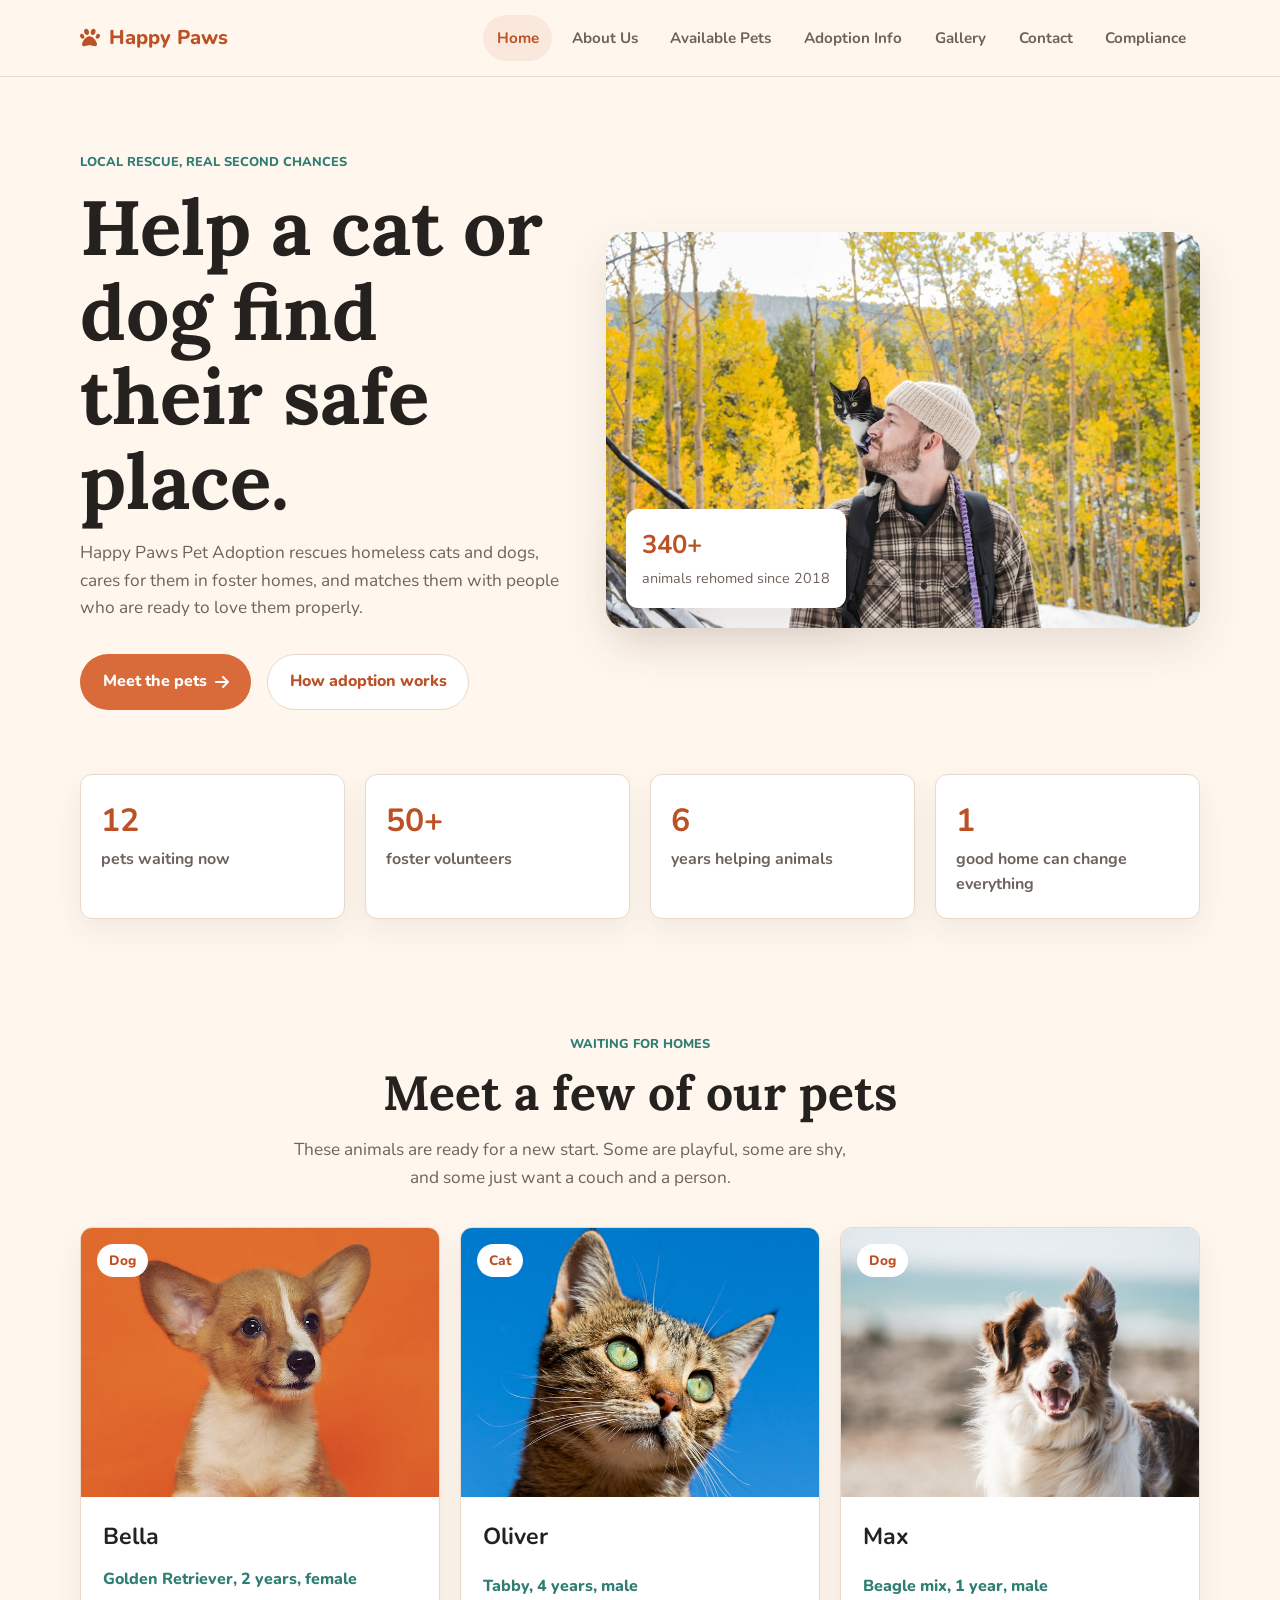
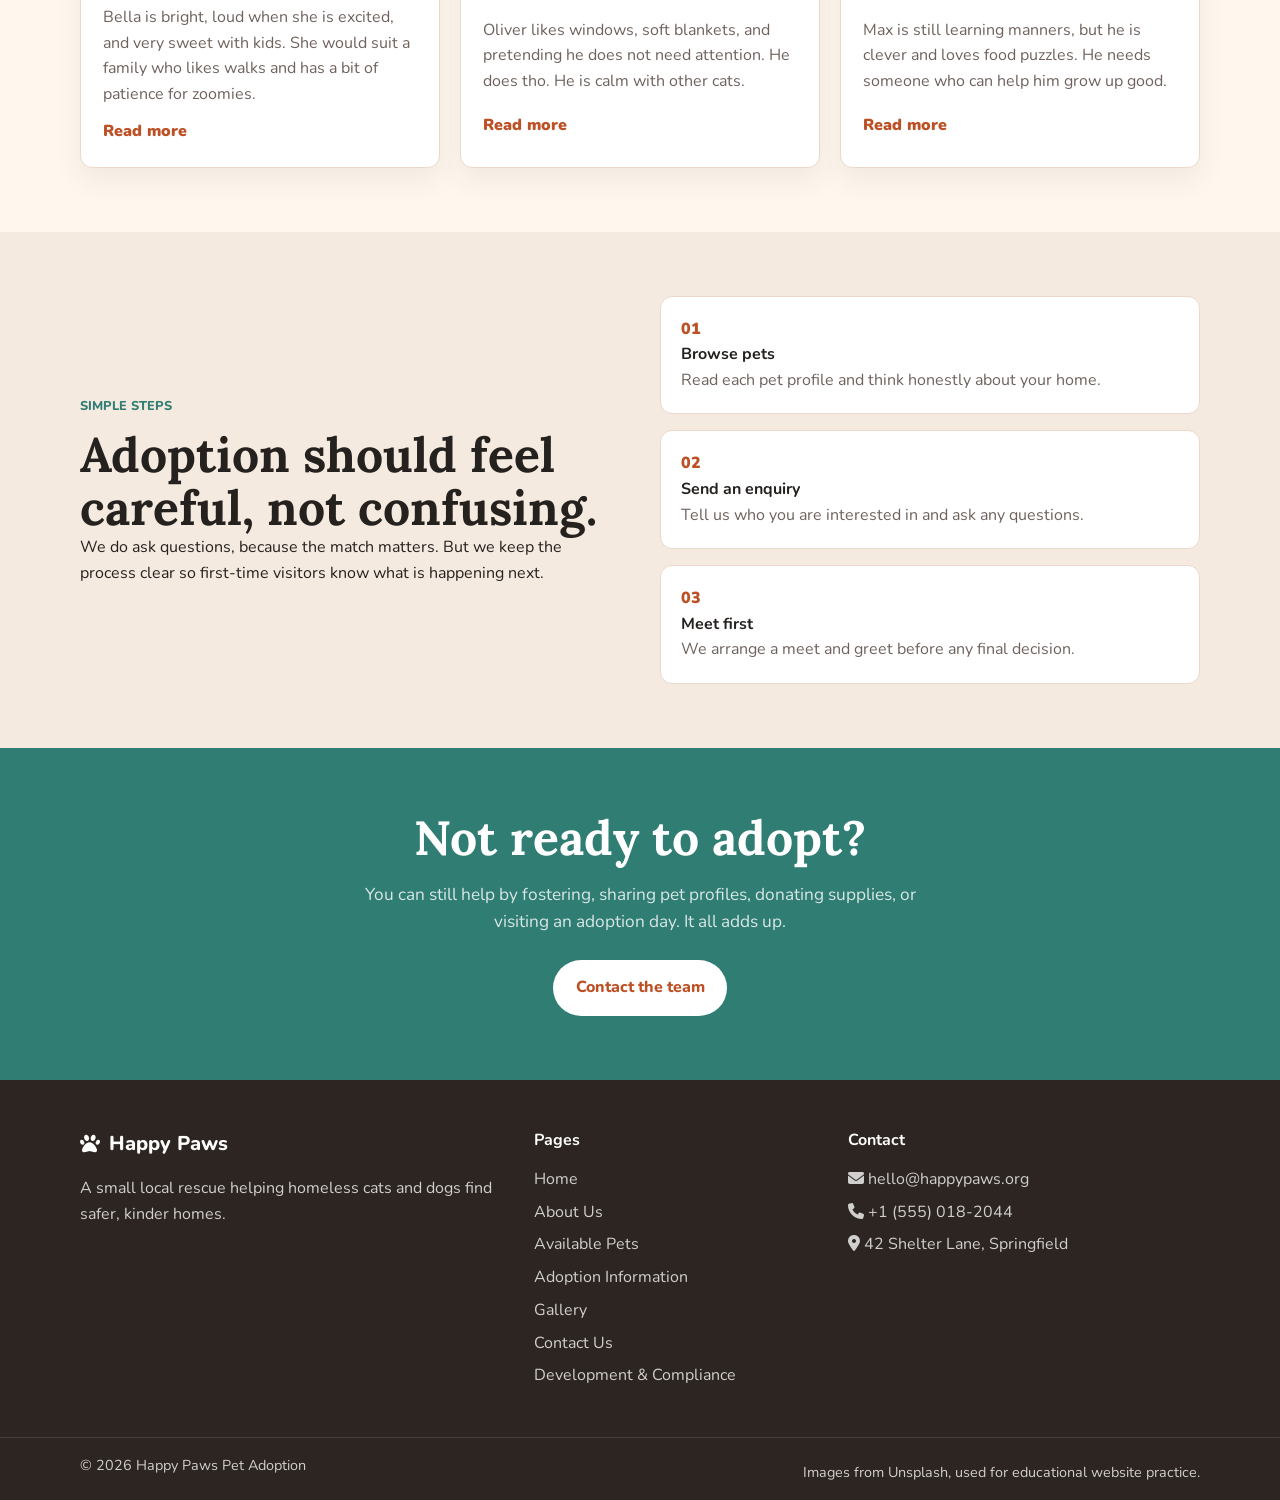
<file: index.html>
<!doctype html>
<html lang="en">
  <head>
    <meta charset="UTF-8" />
    <meta name="viewport" content="width=device-width, initial-scale=1.0" />
    <title>Happy Paws Pet Adoption</title>
    <link rel="stylesheet" href="style.css" />
    <link rel="preconnect" href="https://fonts.googleapis.com" />
    <link rel="preconnect" href="https://fonts.gstatic.com" crossorigin />
    <link
      href="https://fonts.googleapis.com/css2?family=Lora:ital,wght@0,400..700;1,400..700&family=Nunito:wght@400;500;600;700;800&display=swap"
      rel="stylesheet"
    />
    <link
      rel="stylesheet"
      href="https://cdnjs.cloudflare.com/ajax/libs/font-awesome/6.5.0/css/all.min.css"
    />
    <script src="script.js" defer></script>
  </head>
  <body>
    <header class="navbar">
      <div class="container navbar__container">
        <a href="index.html" class="navbar__logo">
          <i class="fa-solid fa-paw"></i>
          <span>Happy Paws</span>
        </a>

        <nav class="navbar__navigation" id="navbar__navigation">
          <ul class="navbar__links">
            <li><a href="index.html" class="navbar__link active">Home</a></li>
            <li><a href="about.html" class="navbar__link">About Us</a></li>
            <li><a href="pets.html" class="navbar__link">Available Pets</a></li>
            <li>
              <a href="adoption.html" class="navbar__link">Adoption Info</a>
            </li>
            <li><a href="gallery.html" class="navbar__link">Gallery</a></li>
            <li><a href="contact.html" class="navbar__link">Contact</a></li>
            <li><a href="dev.html" class="navbar__link">Compliance</a></li>
          </ul>
        </nav>

        <button
          class="navbar__sheet-trigger"
          id="navbar__sheet-trigger"
          aria-label="Open navigation"
        >
          <i class="fa-solid fa-bars"></i>
        </button>
      </div>
    </header>

    <main>
      <section class="hero-section">
        <div class="container hero-grid">
          <div class="hero-content">
            <span class="hero-label">Local rescue, real second chances</span>
            <h1>Help a cat or dog find their safe place.</h1>
            <p>
              Happy Paws Pet Adoption rescues homeless cats and dogs, cares for
              them in foster homes, and matches them with people who are ready
              to love them properly.
            </p>
            <div class="hero-actions">
              <a href="pets.html" class="btn btn-primary btn-lg">
                Meet the pets
                <i class="fa-solid fa-arrow-right"></i>
              </a>
              <a href="adoption.html" class="btn btn-outline btn-lg">
                How adoption works
              </a>
            </div>
          </div>

          <div class="hero-photo">
            <!-- Unsplash source: https://images.unsplash.com/photo-1601758174114-e711c0cbaa69 -->
            <img
              src="images/hero-dog.jpg"
              alt="A rescued dog sitting with a person outdoors"
            />
            <div class="hero-note">
              <strong>340+</strong>
              <span>animals rehomed since 2018</span>
            </div>
          </div>
        </div>
      </section>

      <section class="quick-stats">
        <div class="container stats-grid">
          <div class="stat-card">
            <h3>12</h3>
            <p>pets waiting now</p>
          </div>
          <div class="stat-card">
            <h3>50+</h3>
            <p>foster volunteers</p>
          </div>
          <div class="stat-card">
            <h3>6</h3>
            <p>years helping animals</p>
          </div>
          <div class="stat-card">
            <h3>1</h3>
            <p>good home can change everything</p>
          </div>
        </div>
      </section>

      <section class="section-space">
        <div class="container">
          <header class="section-header">
            <span class="section-label">Waiting for homes</span>
            <h2>Meet a few of our pets</h2>
            <p>
              These animals are ready for a new start. Some are playful, some
              are shy, and some just want a couch and a person.
            </p>
          </header>

          <div class="pets-grid">
            <article class="pet-card">
              <div class="pet-image">
                <!-- Unsplash source: https://images.unsplash.com/photo-1537151625747-768eb6cf92b2 -->
                <img src="images/bella.jpg" alt="Bella the golden retriever" />
                <span>Dog</span>
              </div>
              <div class="pet-body">
                <h3>Bella</h3>
                <p class="pet-meta">Golden Retriever, 2 years, female</p>
                <p>
                  Bella is bright, loud when she is excited, and very sweet with
                  kids. She would suit a family who likes walks and has a bit of
                  patience for zoomies.
                </p>
                <a href="pets.html" class="card-link">Read more</a>
              </div>
            </article>

            <article class="pet-card">
              <div class="pet-image">
                <!-- Unsplash source: https://images.unsplash.com/photo-1574158622682-e40e69881006 -->
                <img src="images/oliver.jpg" alt="Oliver the tabby cat" />
                <span>Cat</span>
              </div>
              <div class="pet-body">
                <h3>Oliver</h3>
                <p class="pet-meta">Tabby, 4 years, male</p>
                <p>
                  Oliver likes windows, soft blankets, and pretending he does
                  not need attention. He does tho. He is calm with other cats.
                </p>
                <a href="pets.html" class="card-link">Read more</a>
              </div>
            </article>

            <article class="pet-card">
              <div class="pet-image">
                <!-- Unsplash source: https://images.unsplash.com/photo-1587300003388-59208cc962cb -->
                <img src="images/max.jpg" alt="Max the beagle puppy" />
                <span>Dog</span>
              </div>
              <div class="pet-body">
                <h3>Max</h3>
                <p class="pet-meta">Beagle mix, 1 year, male</p>
                <p>
                  Max is still learning manners, but he is clever and loves food
                  puzzles. He needs someone who can help him grow up good.
                </p>
                <a href="pets.html" class="card-link">Read more</a>
              </div>
            </article>
          </div>
        </div>
      </section>

      <section class="home-process">
        <div class="container process-grid">
          <div>
            <span class="section-label">Simple steps</span>
            <h2>Adoption should feel careful, not confusing.</h2>
            <p>
              We do ask questions, because the match matters. But we keep the
              process clear so first-time visitors know what is happening next.
            </p>
          </div>

          <div class="mini-steps">
            <div class="mini-step">
              <span>01</span>
              <h4>Browse pets</h4>
              <p>Read each pet profile and think honestly about your home.</p>
            </div>
            <div class="mini-step">
              <span>02</span>
              <h4>Send an enquiry</h4>
              <p>Tell us who you are interested in and ask any questions.</p>
            </div>
            <div class="mini-step">
              <span>03</span>
              <h4>Meet first</h4>
              <p>We arrange a meet and greet before any final decision.</p>
            </div>
          </div>
        </div>
      </section>

      <section class="cta-section">
        <div class="container cta-content">
          <h2>Not ready to adopt?</h2>
          <p>
            You can still help by fostering, sharing pet profiles, donating
            supplies, or visiting an adoption day. It all adds up.
          </p>
          <a href="contact.html" class="btn btn-light btn-lg"
            >Contact the team</a
          >
        </div>
      </section>
    </main>

    <footer class="footer">
      <div class="container footer-grid">
        <div>
          <a href="index.html" class="footer-logo">
            <i class="fa-solid fa-paw"></i> Happy Paws
          </a>
          <p>
            A small local rescue helping homeless cats and dogs find safer,
            kinder homes.
          </p>
        </div>
        <div>
          <h5>Pages</h5>
          <ul>
            <li><a href="index.html">Home</a></li>
            <li><a href="about.html">About Us</a></li>
            <li><a href="pets.html">Available Pets</a></li>
            <li><a href="adoption.html">Adoption Information</a></li>
            <li><a href="gallery.html">Gallery</a></li>
            <li><a href="contact.html">Contact Us</a></li>
            <li><a href="dev.html">Development & Compliance</a></li>
          </ul>
        </div>
        <div>
          <h5>Contact</h5>
          <p><i class="fa-solid fa-envelope"></i> hello@happypaws.org</p>
          <p><i class="fa-solid fa-phone"></i> +1 (555) 018-2044</p>
          <p>
            <i class="fa-solid fa-location-dot"></i> 42 Shelter Lane,
            Springfield
          </p>
        </div>
      </div>
      <div class="footer-bottom">
        <div class="container">
          <p>© <span class="footer-year"></span> Happy Paws Pet Adoption</p>
          <p>Images from Unsplash, used for educational website practice.</p>
        </div>
      </div>
    </footer>
  </body>
</html>
</file>
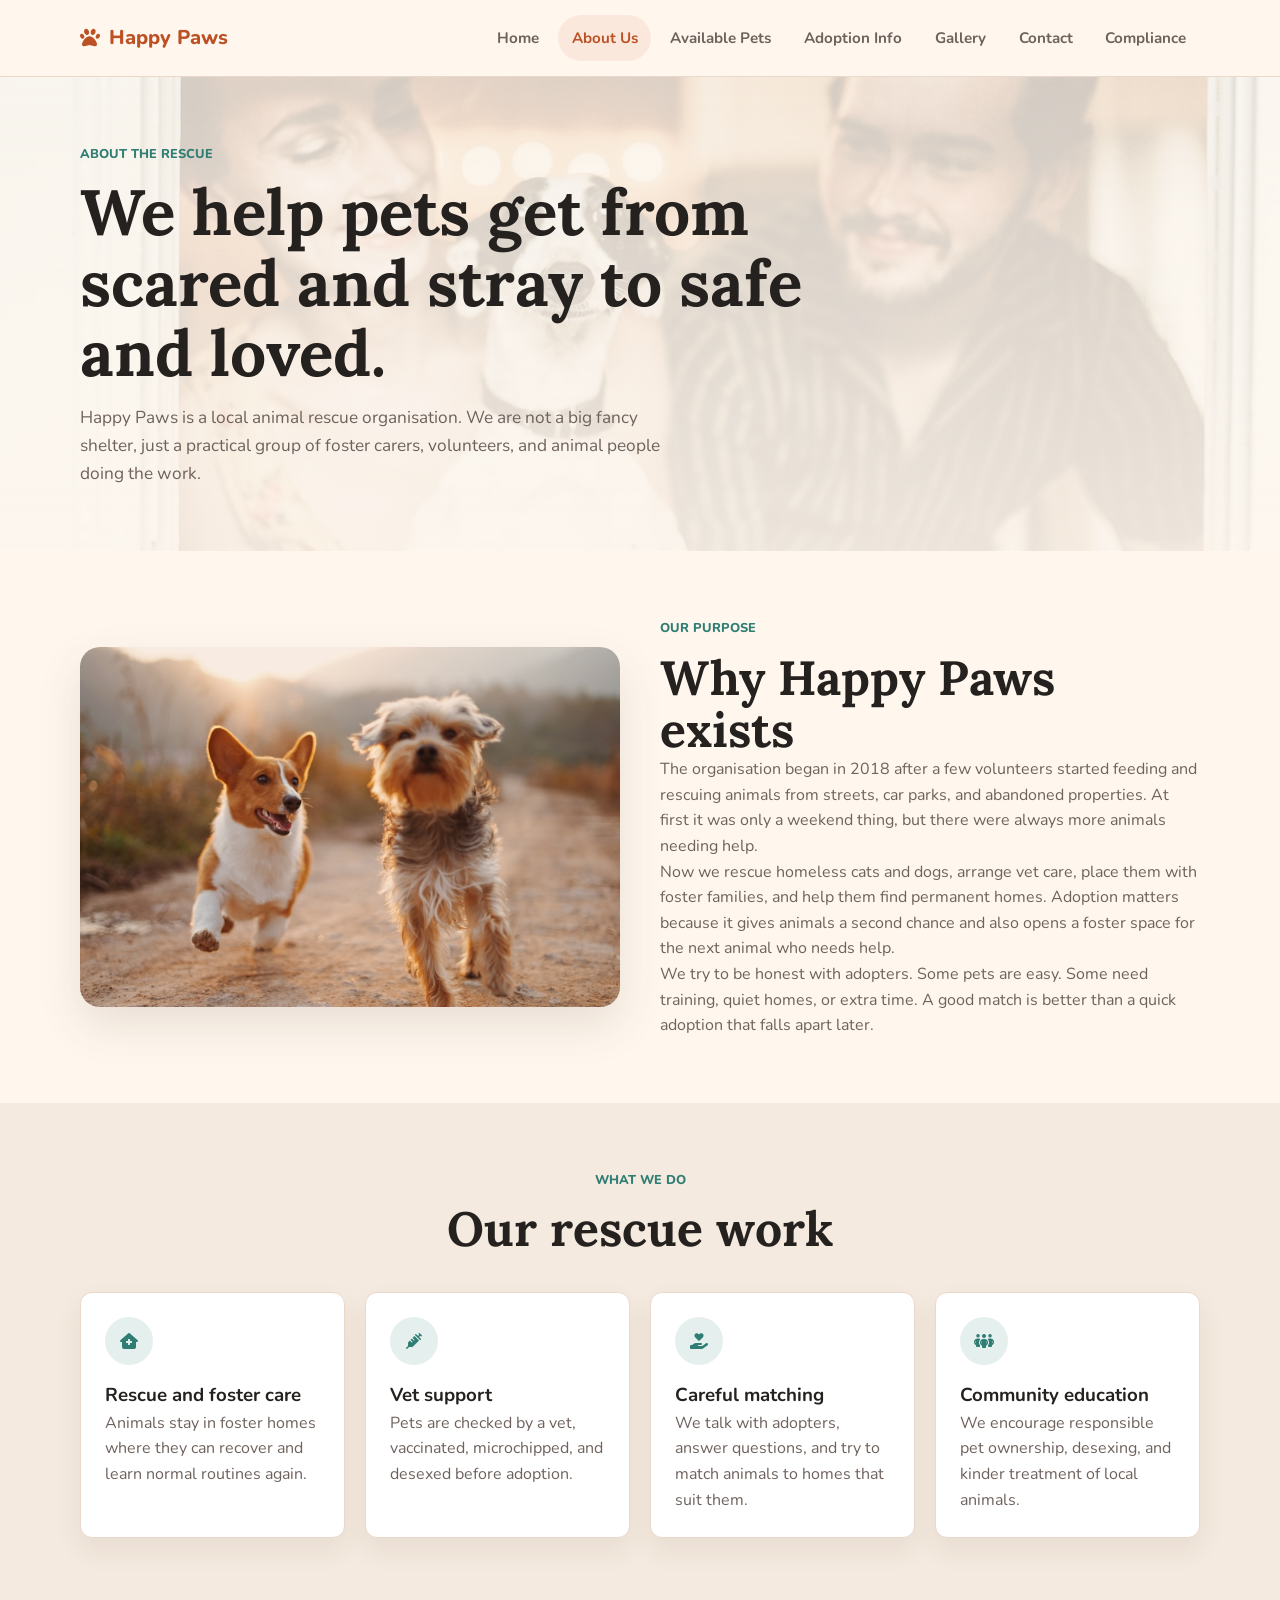
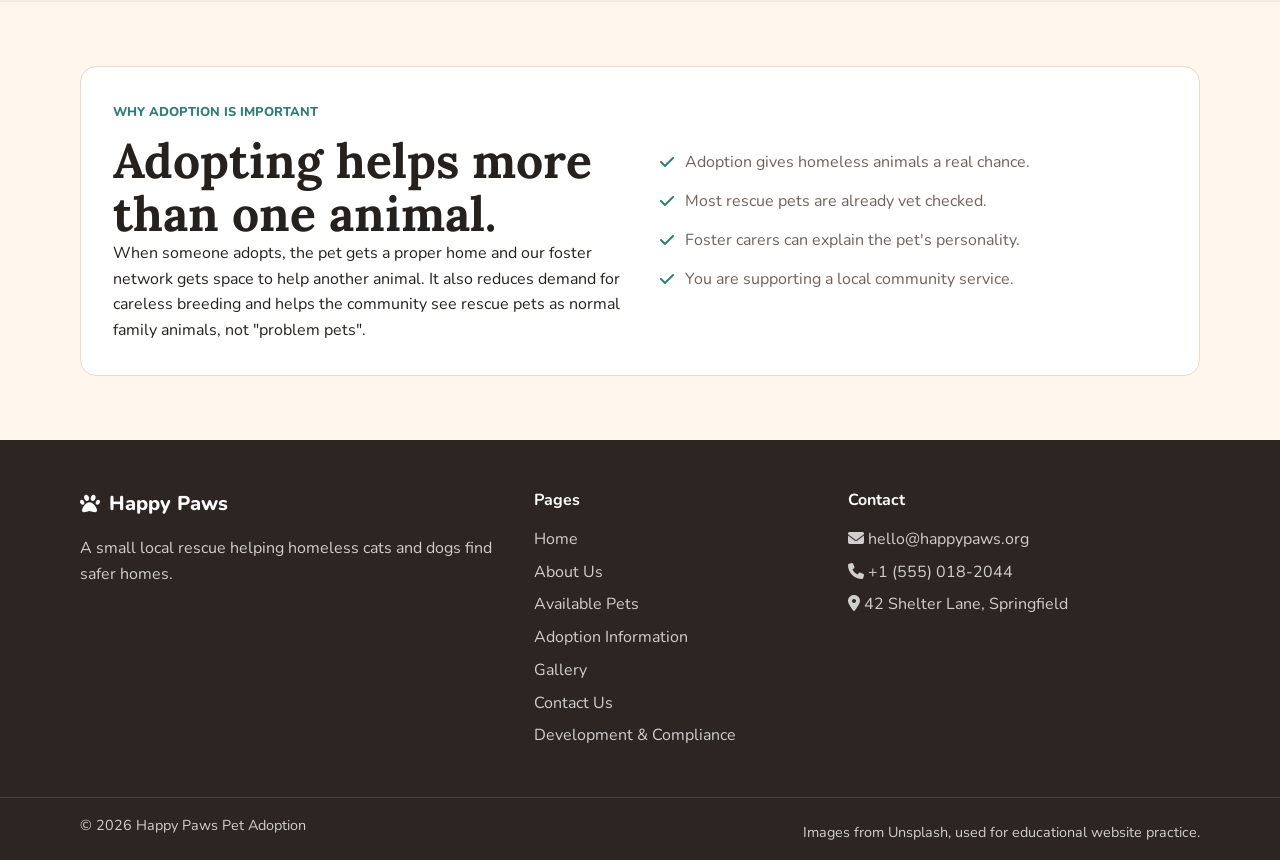
<file: about.html>
<!doctype html>
<html lang="en">
  <head>
    <meta charset="UTF-8" />
    <meta name="viewport" content="width=device-width, initial-scale=1.0" />
    <title>About Us | Happy Paws</title>
    <link rel="stylesheet" href="style.css" />
    <link rel="preconnect" href="https://fonts.googleapis.com" />
    <link rel="preconnect" href="https://fonts.gstatic.com" crossorigin />
    <link
      href="https://fonts.googleapis.com/css2?family=Lora:ital,wght@0,400..700;1,400..700&family=Nunito:wght@400;500;600;700;800&display=swap"
      rel="stylesheet"
    />
    <link
      rel="stylesheet"
      href="https://cdnjs.cloudflare.com/ajax/libs/font-awesome/6.5.0/css/all.min.css"
    />
    <script src="script.js" defer></script>
  </head>
  <body>
    <header class="navbar">
      <div class="container navbar__container">
        <a href="index.html" class="navbar__logo"
          ><i class="fa-solid fa-paw"></i><span>Happy Paws</span></a
        >
        <nav class="navbar__navigation" id="navbar__navigation">
          <ul class="navbar__links">
            <li><a href="index.html" class="navbar__link">Home</a></li>
            <li>
              <a href="about.html" class="navbar__link active">About Us</a>
            </li>
            <li><a href="pets.html" class="navbar__link">Available Pets</a></li>
            <li>
              <a href="adoption.html" class="navbar__link">Adoption Info</a>
            </li>
            <li><a href="gallery.html" class="navbar__link">Gallery</a></li>
            <li><a href="contact.html" class="navbar__link">Contact</a></li>
            <li><a href="dev.html" class="navbar__link">Compliance</a></li>
          </ul>
        </nav>
        <button
          class="navbar__sheet-trigger"
          id="navbar__sheet-trigger"
          aria-label="Open navigation"
        >
          <i class="fa-solid fa-bars"></i>
        </button>
      </div>
    </header>

    <main>
      <section class="page-hero">
        <div class="container">
          <span class="section-label">About the rescue</span>
          <h1>We help pets get from scared and stray to safe and loved.</h1>
          <p>
            Happy Paws is a local animal rescue organisation. We are not a big
            fancy shelter, just a practical group of foster carers, volunteers,
            and animal people doing the work.
          </p>
        </div>
      </section>

      <section class="section-space">
        <div class="container story-grid">
          <div class="story-image">
            <!-- Unsplash source: https://images.unsplash.com/photo-1548199973-03cce0bbc87b -->
            <img src="images/about-dogs.jpg" alt="Two dogs running outside" />
          </div>
          <div class="story-content">
            <span class="section-label">Our purpose</span>
            <h2>Why Happy Paws exists</h2>
            <p>
              The organisation began in 2018 after a few volunteers started
              feeding and rescuing animals from streets, car parks, and
              abandoned properties. At first it was only a weekend thing, but
              there were always more animals needing help.
            </p>
            <p>
              Now we rescue homeless cats and dogs, arrange vet care, place them
              with foster families, and help them find permanent homes. Adoption
              matters because it gives animals a second chance and also opens a
              foster space for the next animal who needs help.
            </p>
            <p>
              We try to be honest with adopters. Some pets are easy. Some need
              training, quiet homes, or extra time. A good match is better than
              a quick adoption that falls apart later.
            </p>
          </div>
        </div>
      </section>

      <section class="soft-section">
        <div class="container">
          <header class="section-header">
            <span class="section-label">What we do</span>
            <h2>Our rescue work</h2>
          </header>
          <div class="values-grid">
            <div class="value-card">
              <i class="fa-solid fa-house-medical"></i>
              <h3>Rescue and foster care</h3>
              <p>
                Animals stay in foster homes where they can recover and learn
                normal routines again.
              </p>
            </div>
            <div class="value-card">
              <i class="fa-solid fa-syringe"></i>
              <h3>Vet support</h3>
              <p>
                Pets are checked by a vet, vaccinated, microchipped, and desexed
                before adoption.
              </p>
            </div>
            <div class="value-card">
              <i class="fa-solid fa-hand-holding-heart"></i>
              <h3>Careful matching</h3>
              <p>
                We talk with adopters, answer questions, and try to match
                animals to homes that suit them.
              </p>
            </div>
            <div class="value-card">
              <i class="fa-solid fa-people-group"></i>
              <h3>Community education</h3>
              <p>
                We encourage responsible pet ownership, desexing, and kinder
                treatment of local animals.
              </p>
            </div>
          </div>
        </div>
      </section>

      <section class="section-space">
        <div class="container split-panel">
          <div>
            <span class="section-label">Why adoption is important</span>
            <h2>Adopting helps more than one animal.</h2>
            <p>
              When someone adopts, the pet gets a proper home and our foster
              network gets space to help another animal. It also reduces demand
              for careless breeding and helps the community see rescue pets as
              normal family animals, not "problem pets".
            </p>
          </div>
          <ul class="check-list">
            <li>
              <i class="fa-solid fa-check"></i> Adoption gives homeless animals
              a real chance.
            </li>
            <li>
              <i class="fa-solid fa-check"></i> Most rescue pets are already vet
              checked.
            </li>
            <li>
              <i class="fa-solid fa-check"></i> Foster carers can explain the
              pet's personality.
            </li>
            <li>
              <i class="fa-solid fa-check"></i> You are supporting a local
              community service.
            </li>
          </ul>
        </div>
      </section>
    </main>

    <footer class="footer">
      <div class="container footer-grid">
        <div>
          <a href="index.html" class="footer-logo"
            ><i class="fa-solid fa-paw"></i> Happy Paws</a
          >
          <p>
            A small local rescue helping homeless cats and dogs find safer
            homes.
          </p>
        </div>
        <div>
          <h5>Pages</h5>
          <ul>
            <li><a href="index.html">Home</a></li>
            <li><a href="about.html">About Us</a></li>
            <li><a href="pets.html">Available Pets</a></li>
            <li><a href="adoption.html">Adoption Information</a></li>
            <li><a href="gallery.html">Gallery</a></li>
            <li><a href="contact.html">Contact Us</a></li>
            <li><a href="dev.html">Development & Compliance</a></li>
          </ul>
        </div>
        <div>
          <h5>Contact</h5>
          <p><i class="fa-solid fa-envelope"></i> hello@happypaws.org</p>
          <p><i class="fa-solid fa-phone"></i> +1 (555) 018-2044</p>
          <p>
            <i class="fa-solid fa-location-dot"></i> 42 Shelter Lane,
            Springfield
          </p>
        </div>
      </div>
      <div class="footer-bottom">
        <div class="container">
          <p>© <span class="footer-year"></span> Happy Paws Pet Adoption</p>
          <p>Images from Unsplash, used for educational website practice.</p>
        </div>
      </div>
    </footer>
  </body>
</html>
</file>
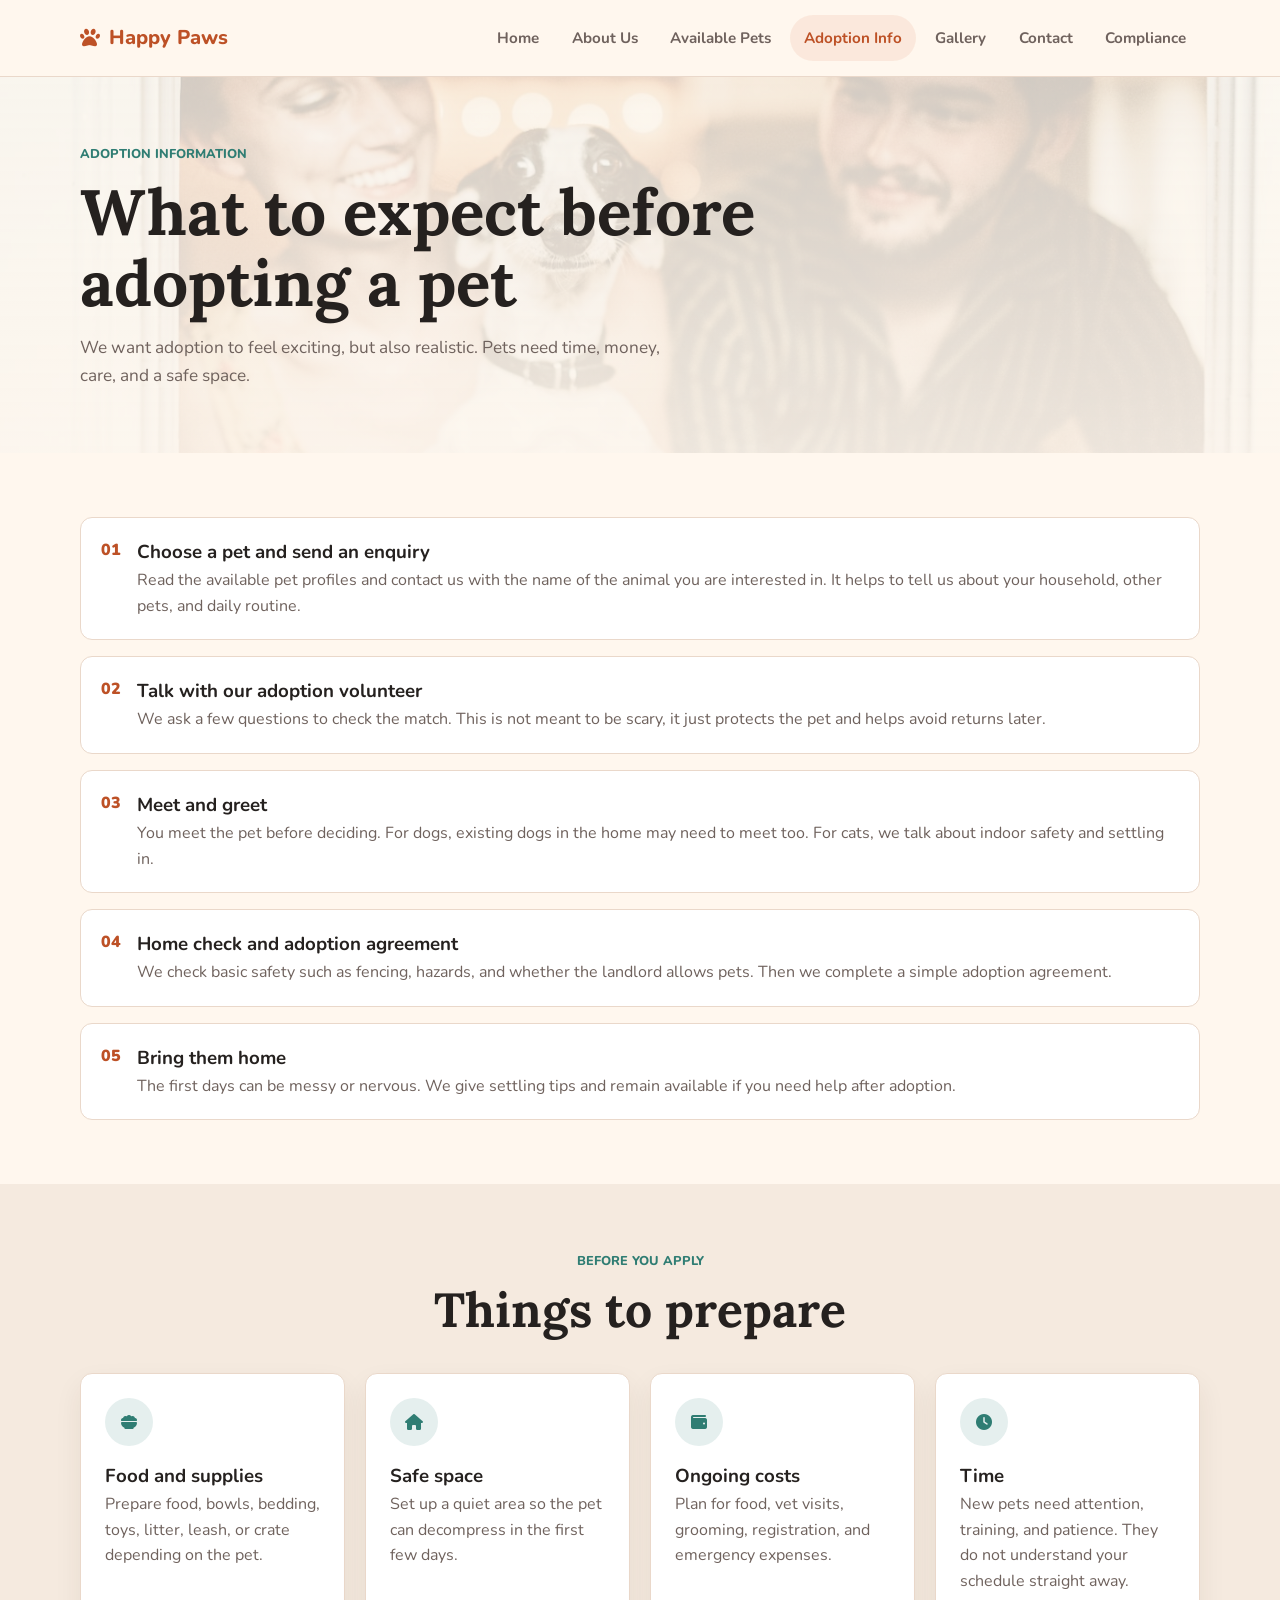
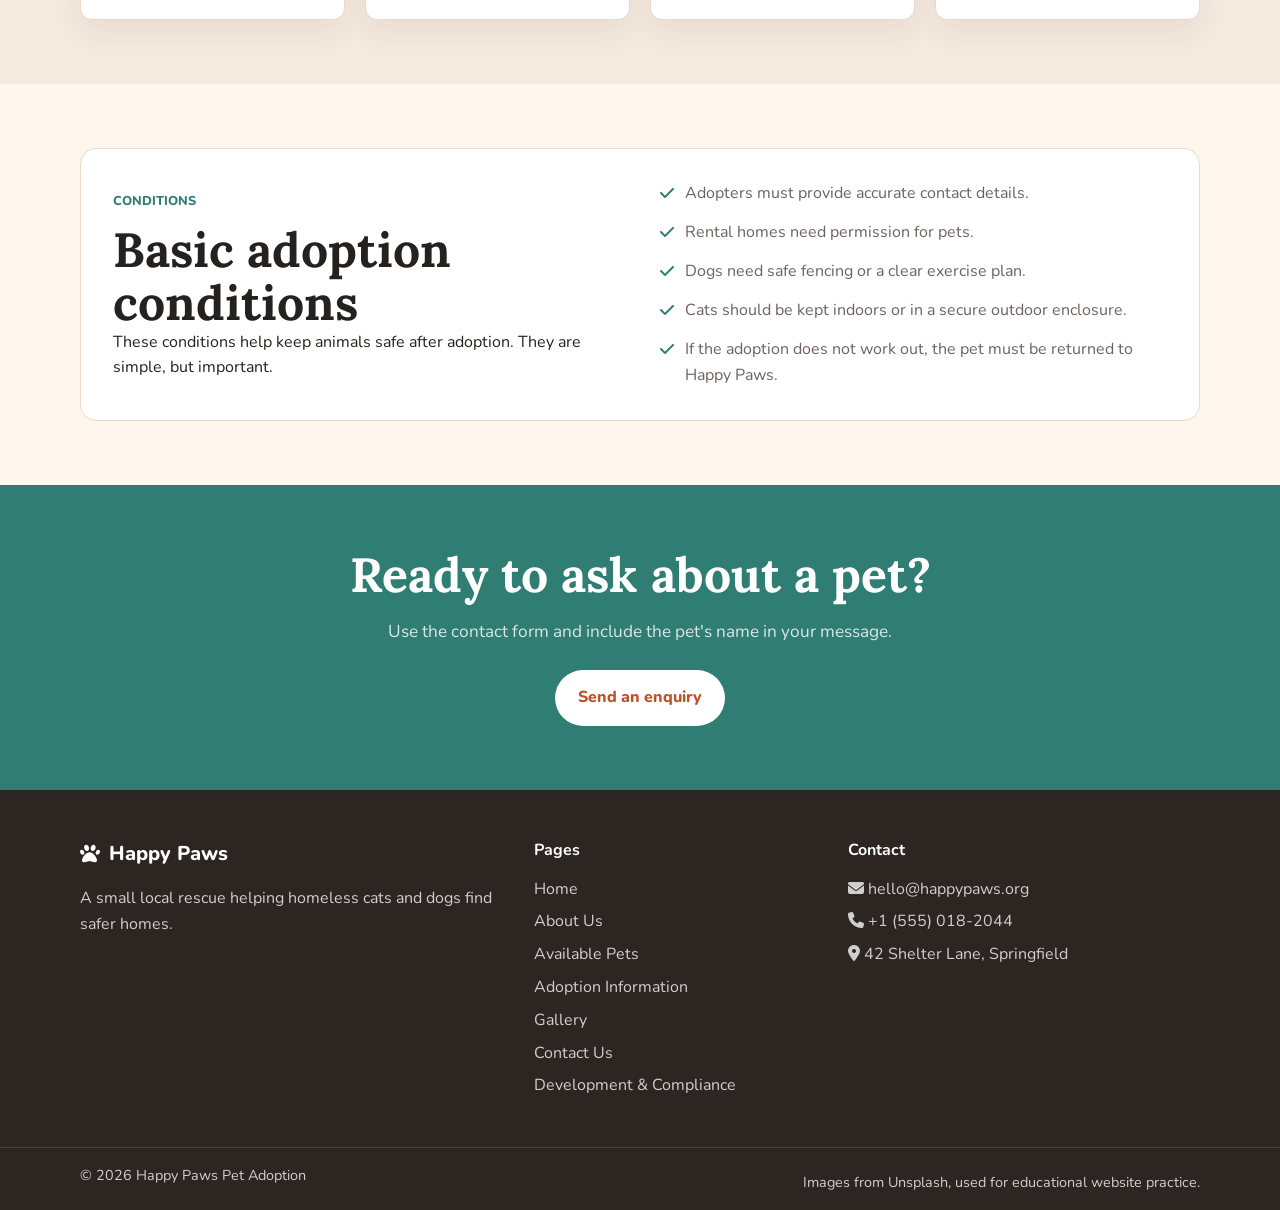
<file: adoption.html>
<!doctype html>
<html lang="en">
  <head>
    <meta charset="UTF-8" />
    <meta name="viewport" content="width=device-width, initial-scale=1.0" />
    <title>Adoption Information | Happy Paws</title>
    <link rel="stylesheet" href="style.css" />
    <link rel="preconnect" href="https://fonts.googleapis.com" />
    <link rel="preconnect" href="https://fonts.gstatic.com" crossorigin />
    <link
      href="https://fonts.googleapis.com/css2?family=Lora:ital,wght@0,400..700;1,400..700&family=Nunito:wght@400;500;600;700;800&display=swap"
      rel="stylesheet"
    />
    <link
      rel="stylesheet"
      href="https://cdnjs.cloudflare.com/ajax/libs/font-awesome/6.5.0/css/all.min.css"
    />
    <script src="script.js" defer></script>
  </head>
  <body>
    <header class="navbar">
      <div class="container navbar__container">
        <a href="index.html" class="navbar__logo"
          ><i class="fa-solid fa-paw"></i><span>Happy Paws</span></a
        >
        <nav class="navbar__navigation" id="navbar__navigation">
          <ul class="navbar__links">
            <li><a href="index.html" class="navbar__link">Home</a></li>
            <li><a href="about.html" class="navbar__link">About Us</a></li>
            <li><a href="pets.html" class="navbar__link">Available Pets</a></li>
            <li>
              <a href="adoption.html" class="navbar__link active"
                >Adoption Info</a
              >
            </li>
            <li><a href="gallery.html" class="navbar__link">Gallery</a></li>
            <li><a href="contact.html" class="navbar__link">Contact</a></li>
            <li><a href="dev.html" class="navbar__link">Compliance</a></li>
          </ul>
        </nav>
        <button
          class="navbar__sheet-trigger"
          id="navbar__sheet-trigger"
          aria-label="Open navigation"
        >
          <i class="fa-solid fa-bars"></i>
        </button>
      </div>
    </header>

    <main>
      <section class="page-hero">
        <div class="container">
          <span class="section-label">Adoption information</span>
          <h1>What to expect before adopting a pet</h1>
          <p>
            We want adoption to feel exciting, but also realistic. Pets need
            time, money, care, and a safe space.
          </p>
        </div>
      </section>

      <section class="section-space">
        <div class="container timeline">
          <div class="timeline-item">
            <span>01</span>
            <div>
              <h3>Choose a pet and send an enquiry</h3>
              <p>
                Read the available pet profiles and contact us with the name of
                the animal you are interested in. It helps to tell us about your
                household, other pets, and daily routine.
              </p>
            </div>
          </div>
          <div class="timeline-item">
            <span>02</span>
            <div>
              <h3>Talk with our adoption volunteer</h3>
              <p>
                We ask a few questions to check the match. This is not meant to
                be scary, it just protects the pet and helps avoid returns
                later.
              </p>
            </div>
          </div>
          <div class="timeline-item">
            <span>03</span>
            <div>
              <h3>Meet and greet</h3>
              <p>
                You meet the pet before deciding. For dogs, existing dogs in the
                home may need to meet too. For cats, we talk about indoor safety
                and settling in.
              </p>
            </div>
          </div>
          <div class="timeline-item">
            <span>04</span>
            <div>
              <h3>Home check and adoption agreement</h3>
              <p>
                We check basic safety such as fencing, hazards, and whether the
                landlord allows pets. Then we complete a simple adoption
                agreement.
              </p>
            </div>
          </div>
          <div class="timeline-item">
            <span>05</span>
            <div>
              <h3>Bring them home</h3>
              <p>
                The first days can be messy or nervous. We give settling tips
                and remain available if you need help after adoption.
              </p>
            </div>
          </div>
        </div>
      </section>

      <section class="soft-section">
        <div class="container">
          <header class="section-header">
            <span class="section-label">Before you apply</span>
            <h2>Things to prepare</h2>
          </header>
          <div class="requirements-grid">
            <div class="requirement-card">
              <i class="fa-solid fa-bowl-food"></i>
              <h3>Food and supplies</h3>
              <p>
                Prepare food, bowls, bedding, toys, litter, leash, or crate
                depending on the pet.
              </p>
            </div>
            <div class="requirement-card">
              <i class="fa-solid fa-house"></i>
              <h3>Safe space</h3>
              <p>
                Set up a quiet area so the pet can decompress in the first few
                days.
              </p>
            </div>
            <div class="requirement-card">
              <i class="fa-solid fa-wallet"></i>
              <h3>Ongoing costs</h3>
              <p>
                Plan for food, vet visits, grooming, registration, and emergency
                expenses.
              </p>
            </div>
            <div class="requirement-card">
              <i class="fa-solid fa-clock"></i>
              <h3>Time</h3>
              <p>
                New pets need attention, training, and patience. They do not
                understand your schedule straight away.
              </p>
            </div>
          </div>
        </div>
      </section>

      <section class="section-space">
        <div class="container split-panel">
          <div>
            <span class="section-label">Conditions</span>
            <h2>Basic adoption conditions</h2>
            <p>
              These conditions help keep animals safe after adoption. They are
              simple, but important.
            </p>
          </div>
          <ul class="check-list">
            <li>
              <i class="fa-solid fa-check"></i> Adopters must provide accurate
              contact details.
            </li>
            <li>
              <i class="fa-solid fa-check"></i> Rental homes need permission for
              pets.
            </li>
            <li>
              <i class="fa-solid fa-check"></i> Dogs need safe fencing or a
              clear exercise plan.
            </li>
            <li>
              <i class="fa-solid fa-check"></i> Cats should be kept indoors or
              in a secure outdoor enclosure.
            </li>
            <li>
              <i class="fa-solid fa-check"></i> If the adoption does not work
              out, the pet must be returned to Happy Paws.
            </li>
          </ul>
        </div>
      </section>

      <section class="cta-section">
        <div class="container cta-content">
          <h2>Ready to ask about a pet?</h2>
          <p>
            Use the contact form and include the pet's name in your message.
          </p>
          <a href="contact.html" class="btn btn-light btn-lg"
            >Send an enquiry</a
          >
        </div>
      </section>
    </main>

    <footer class="footer">
      <div class="container footer-grid">
        <div>
          <a href="index.html" class="footer-logo"
            ><i class="fa-solid fa-paw"></i> Happy Paws</a
          >
          <p>
            A small local rescue helping homeless cats and dogs find safer
            homes.
          </p>
        </div>
        <div>
          <h5>Pages</h5>
          <ul>
            <li><a href="index.html">Home</a></li>
            <li><a href="about.html">About Us</a></li>
            <li><a href="pets.html">Available Pets</a></li>
            <li><a href="adoption.html">Adoption Information</a></li>
            <li><a href="gallery.html">Gallery</a></li>
            <li><a href="contact.html">Contact Us</a></li>
            <li><a href="dev.html">Development & Compliance</a></li>
          </ul>
        </div>
        <div>
          <h5>Contact</h5>
          <p><i class="fa-solid fa-envelope"></i> hello@happypaws.org</p>
          <p><i class="fa-solid fa-phone"></i> +1 (555) 018-2044</p>
          <p>
            <i class="fa-solid fa-location-dot"></i> 42 Shelter Lane,
            Springfield
          </p>
        </div>
      </div>
      <div class="footer-bottom">
        <div class="container">
          <p>© <span class="footer-year"></span> Happy Paws Pet Adoption</p>
          <p>Images from Unsplash, used for educational website practice.</p>
        </div>
      </div>
    </footer>
  </body>
</html>
</file>
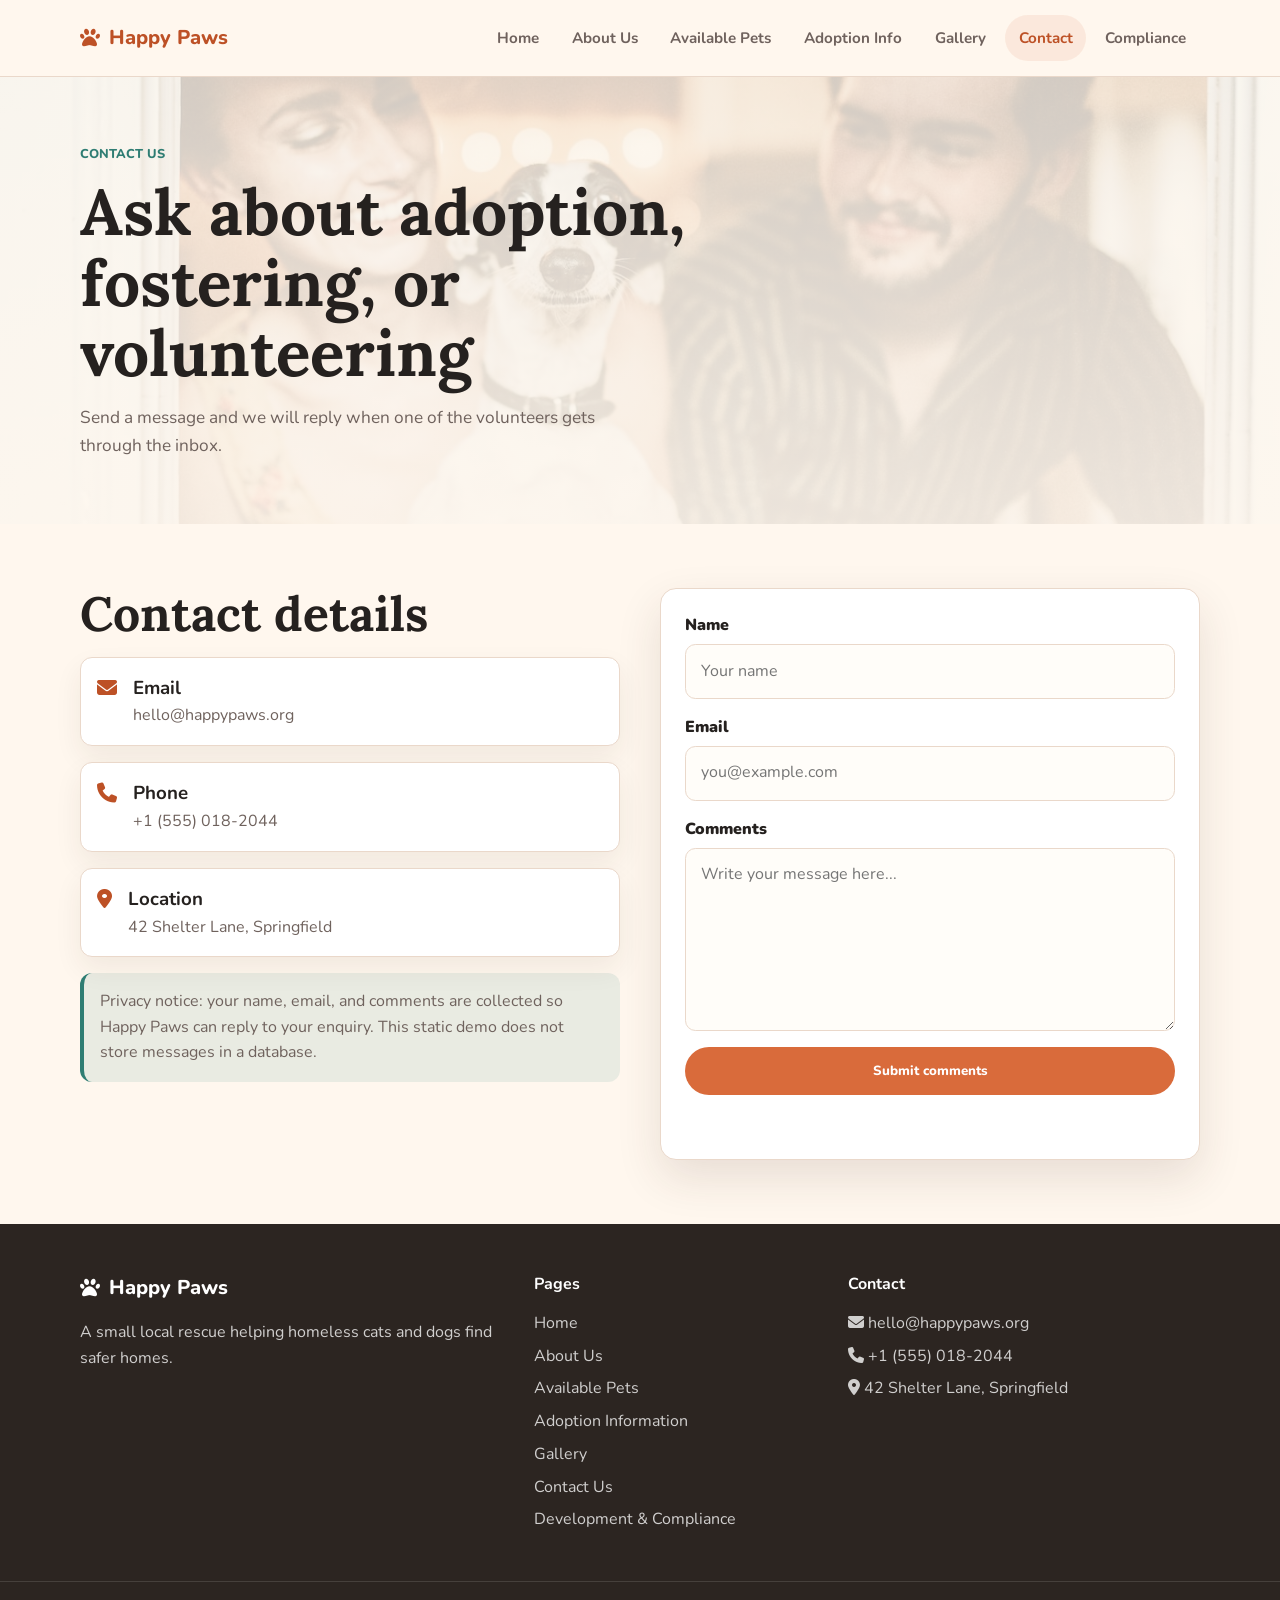
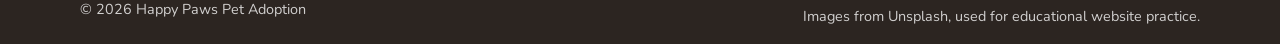
<file: contact.html>
<!doctype html>
<html lang="en">
  <head>
    <meta charset="UTF-8" />
    <meta name="viewport" content="width=device-width, initial-scale=1.0" />
    <title>Contact Us | Happy Paws</title>
    <link rel="stylesheet" href="style.css" />
    <link rel="preconnect" href="https://fonts.googleapis.com" />
    <link rel="preconnect" href="https://fonts.gstatic.com" crossorigin />
    <link
      href="https://fonts.googleapis.com/css2?family=Lora:ital,wght@0,400..700;1,400..700&family=Nunito:wght@400;500;600;700;800&display=swap"
      rel="stylesheet"
    />
    <link
      rel="stylesheet"
      href="https://cdnjs.cloudflare.com/ajax/libs/font-awesome/6.5.0/css/all.min.css"
    />
    <script src="script.js" defer></script>
  </head>
  <body>
    <header class="navbar">
      <div class="container navbar__container">
        <a href="index.html" class="navbar__logo"
          ><i class="fa-solid fa-paw"></i><span>Happy Paws</span></a
        >
        <nav class="navbar__navigation" id="navbar__navigation">
          <ul class="navbar__links">
            <li><a href="index.html" class="navbar__link">Home</a></li>
            <li><a href="about.html" class="navbar__link">About Us</a></li>
            <li><a href="pets.html" class="navbar__link">Available Pets</a></li>
            <li>
              <a href="adoption.html" class="navbar__link">Adoption Info</a>
            </li>
            <li><a href="gallery.html" class="navbar__link">Gallery</a></li>
            <li>
              <a href="contact.html" class="navbar__link active">Contact</a>
            </li>
            <li><a href="dev.html" class="navbar__link">Compliance</a></li>
          </ul>
        </nav>
        <button
          class="navbar__sheet-trigger"
          id="navbar__sheet-trigger"
          aria-label="Open navigation"
        >
          <i class="fa-solid fa-bars"></i>
        </button>
      </div>
    </header>

    <main>
      <section class="page-hero">
        <div class="container">
          <span class="section-label">Contact us</span>
          <h1>Ask about adoption, fostering, or volunteering</h1>
          <p>
            Send a message and we will reply when one of the volunteers gets
            through the inbox.
          </p>
        </div>
      </section>

      <section class="section-space">
        <div class="container contact-grid">
          <div class="contact-details">
            <h2>Contact details</h2>
            <div class="contact-card">
              <i class="fa-solid fa-envelope"></i>
              <div>
                <h3>Email</h3>
                <p>hello@happypaws.org</p>
              </div>
            </div>
            <div class="contact-card">
              <i class="fa-solid fa-phone"></i>
              <div>
                <h3>Phone</h3>
                <p>+1 (555) 018-2044</p>
              </div>
            </div>
            <div class="contact-card">
              <i class="fa-solid fa-location-dot"></i>
              <div>
                <h3>Location</h3>
                <p>42 Shelter Lane, Springfield</p>
              </div>
            </div>
            <p class="privacy-note">
              Privacy notice: your name, email, and comments are collected so
              Happy Paws can reply to your enquiry. This static demo does not
              store messages in a database.
            </p>
          </div>

          <form
            class="contact-form"
            action="thankyou.html"
            method="get"
            id="contact-form"
          >
            <div class="form-group">
              <label for="name">Name</label>
              <input
                type="text"
                id="name"
                name="name"
                placeholder="Your name"
                required
              />
            </div>
            <div class="form-group">
              <label for="email">Email</label>
              <input
                type="email"
                id="email"
                name="email"
                placeholder="you@example.com"
                required
              />
            </div>
            <div class="form-group">
              <label for="comments">Comments</label>
              <textarea
                id="comments"
                name="comments"
                rows="6"
                placeholder="Write your message here..."
                required
              ></textarea>
            </div>
            <button type="submit" class="btn btn-primary btn-lg">
              Submit comments
            </button>
            <p class="form-feedback" id="form-feedback"></p>
          </form>
        </div>
      </section>
    </main>

    <footer class="footer">
      <div class="container footer-grid">
        <div>
          <a href="index.html" class="footer-logo"
            ><i class="fa-solid fa-paw"></i> Happy Paws</a
          >
          <p>
            A small local rescue helping homeless cats and dogs find safer
            homes.
          </p>
        </div>
        <div>
          <h5>Pages</h5>
          <ul>
            <li><a href="index.html">Home</a></li>
            <li><a href="about.html">About Us</a></li>
            <li><a href="pets.html">Available Pets</a></li>
            <li><a href="adoption.html">Adoption Information</a></li>
            <li><a href="gallery.html">Gallery</a></li>
            <li><a href="contact.html">Contact Us</a></li>
            <li><a href="dev.html">Development & Compliance</a></li>
          </ul>
        </div>
        <div>
          <h5>Contact</h5>
          <p><i class="fa-solid fa-envelope"></i> hello@happypaws.org</p>
          <p><i class="fa-solid fa-phone"></i> +1 (555) 018-2044</p>
          <p>
            <i class="fa-solid fa-location-dot"></i> 42 Shelter Lane,
            Springfield
          </p>
        </div>
      </div>
      <div class="footer-bottom">
        <div class="container">
          <p>© <span class="footer-year"></span> Happy Paws Pet Adoption</p>
          <p>Images from Unsplash, used for educational website practice.</p>
        </div>
      </div>
    </footer>
  </body>
</html>
</file>
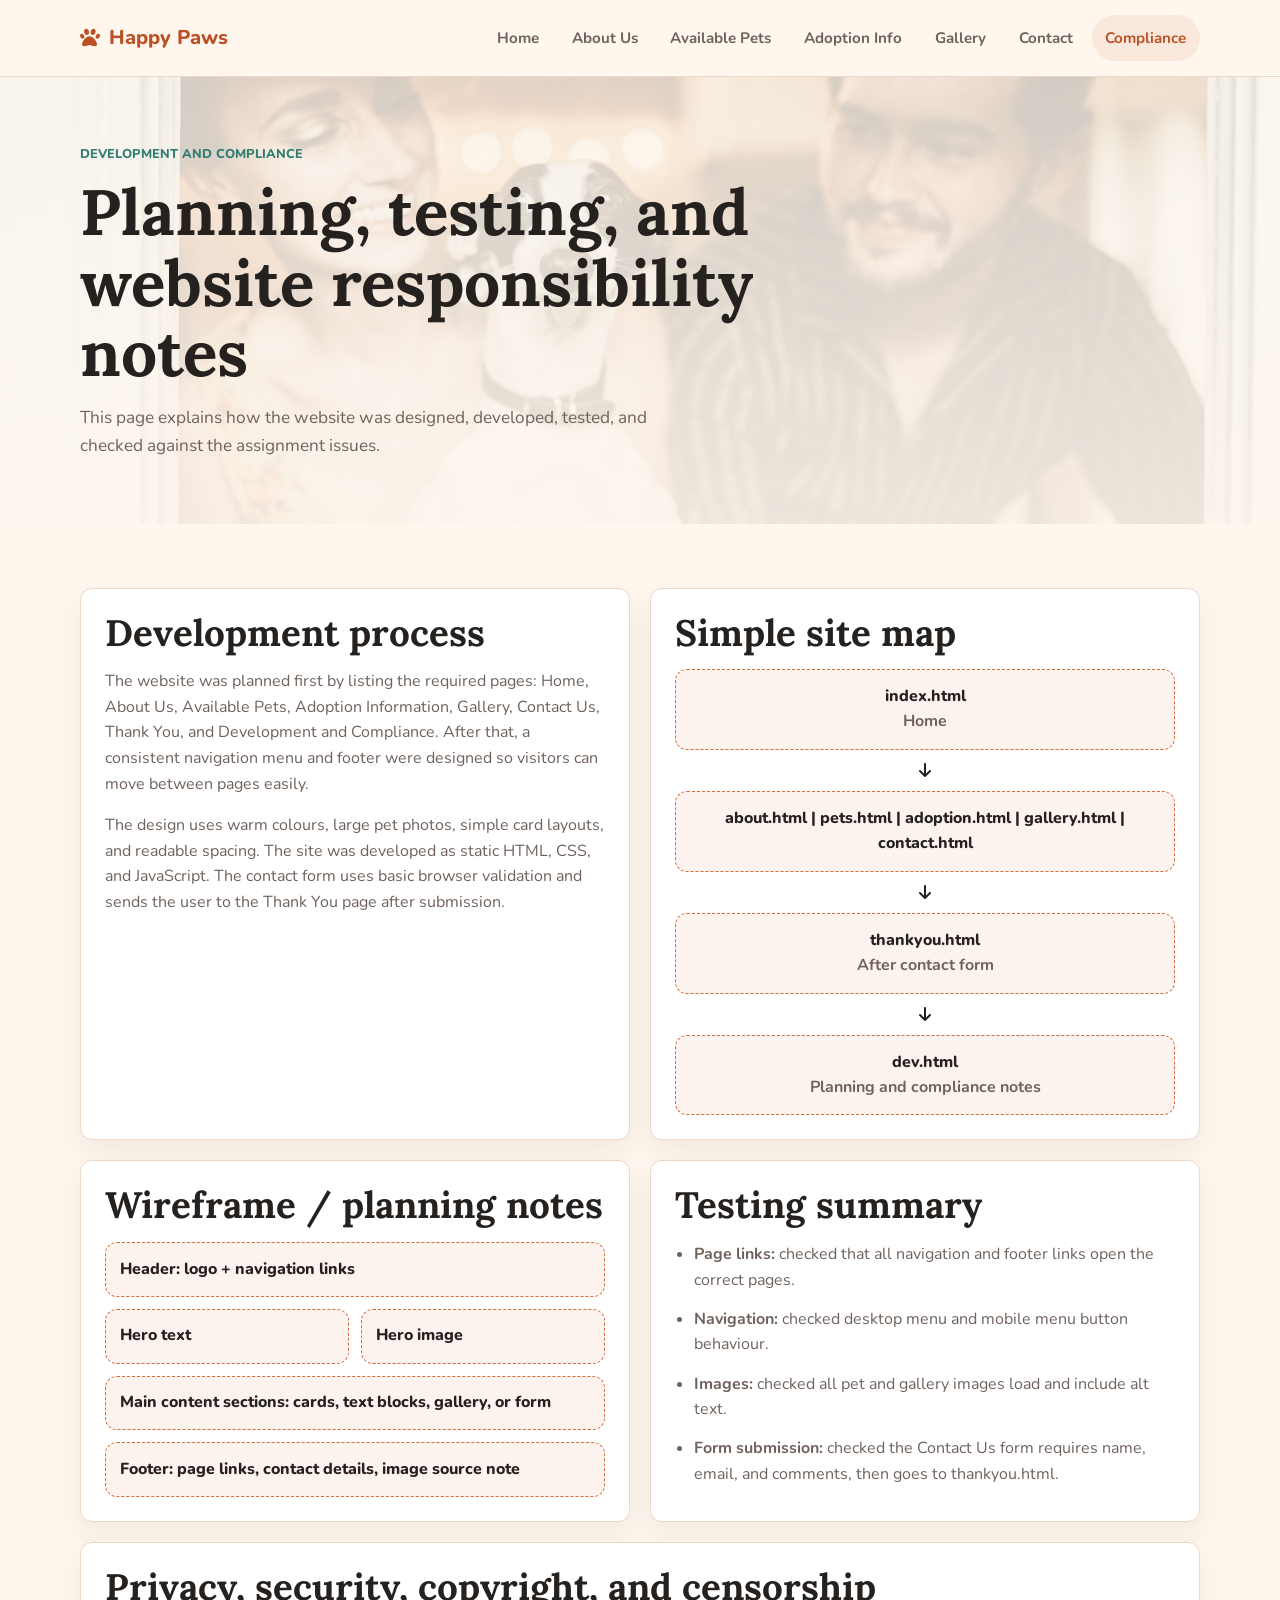
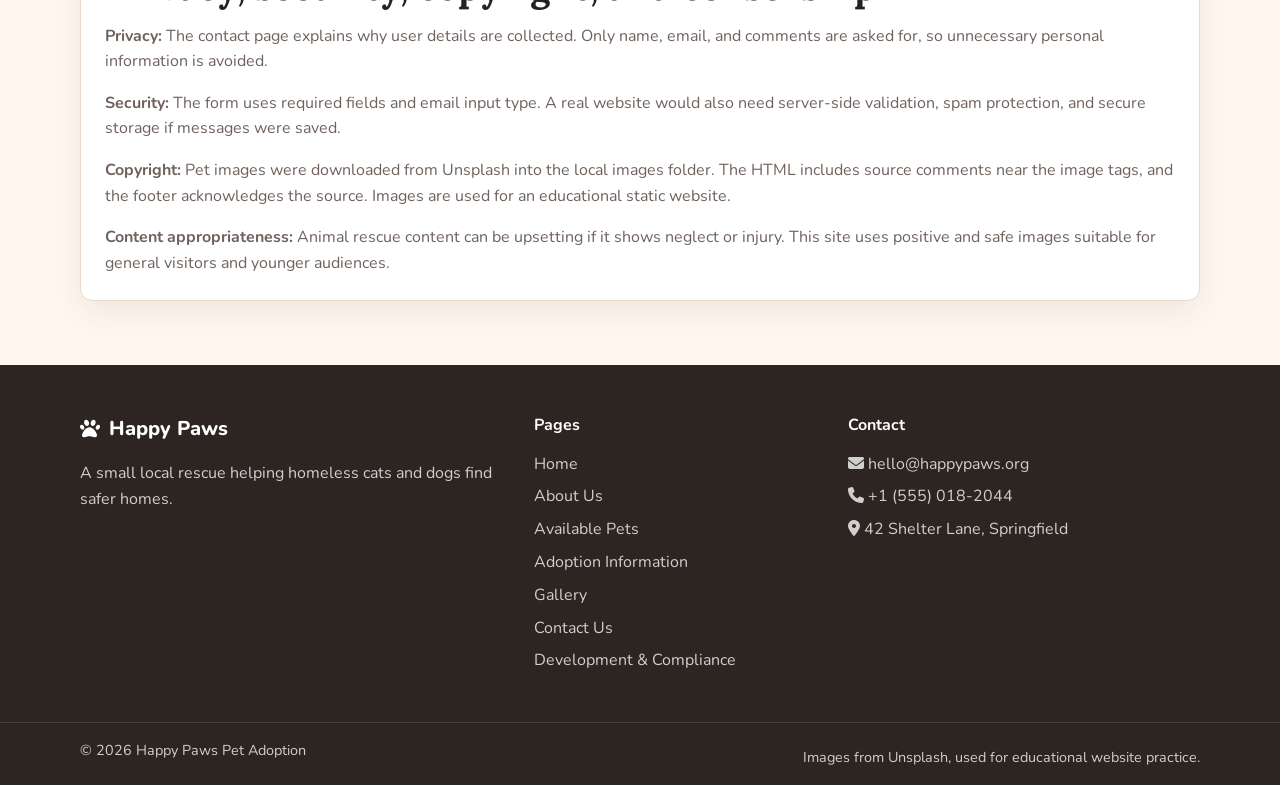
<file: dev.html>
<!doctype html>
<html lang="en">
  <head>
    <meta charset="UTF-8" />
    <meta name="viewport" content="width=device-width, initial-scale=1.0" />
    <title>Development and Compliance | Happy Paws</title>
    <link rel="stylesheet" href="style.css" />
    <link rel="preconnect" href="https://fonts.googleapis.com" />
    <link rel="preconnect" href="https://fonts.gstatic.com" crossorigin />
    <link
      href="https://fonts.googleapis.com/css2?family=Lora:ital,wght@0,400..700;1,400..700&family=Nunito:wght@400;500;600;700;800&display=swap"
      rel="stylesheet"
    />
    <link
      rel="stylesheet"
      href="https://cdnjs.cloudflare.com/ajax/libs/font-awesome/6.5.0/css/all.min.css"
    />
    <script src="script.js" defer></script>
  </head>
  <body>
    <header class="navbar">
      <div class="container navbar__container">
        <a href="index.html" class="navbar__logo"
          ><i class="fa-solid fa-paw"></i><span>Happy Paws</span></a
        >
        <nav class="navbar__navigation" id="navbar__navigation">
          <ul class="navbar__links">
            <li><a href="index.html" class="navbar__link">Home</a></li>
            <li><a href="about.html" class="navbar__link">About Us</a></li>
            <li><a href="pets.html" class="navbar__link">Available Pets</a></li>
            <li>
              <a href="adoption.html" class="navbar__link">Adoption Info</a>
            </li>
            <li><a href="gallery.html" class="navbar__link">Gallery</a></li>
            <li><a href="contact.html" class="navbar__link">Contact</a></li>
            <li>
              <a href="dev.html" class="navbar__link active">Compliance</a>
            </li>
          </ul>
        </nav>
        <button
          class="navbar__sheet-trigger"
          id="navbar__sheet-trigger"
          aria-label="Open navigation"
        >
          <i class="fa-solid fa-bars"></i>
        </button>
      </div>
    </header>

    <main>
      <section class="page-hero">
        <div class="container">
          <span class="section-label">Development and Compliance</span>
          <h1>Planning, testing, and website responsibility notes</h1>
          <p>
            This page explains how the website was designed, developed, tested,
            and checked against the assignment issues.
          </p>
        </div>
      </section>

      <section class="section-space">
        <div class="container dev-grid">
          <article class="dev-card">
            <h2>Development process</h2>
            <p>
              The website was planned first by listing the required pages: Home,
              About Us, Available Pets, Adoption Information, Gallery, Contact
              Us, Thank You, and Development and Compliance. After that, a
              consistent navigation menu and footer were designed so visitors
              can move between pages easily.
            </p>
            <p>
              The design uses warm colours, large pet photos, simple card
              layouts, and readable spacing. The site was developed as static
              HTML, CSS, and JavaScript. The contact form uses basic browser
              validation and sends the user to the Thank You page after
              submission.
            </p>
          </article>

          <article class="dev-card">
            <h2>Simple site map</h2>
            <div class="site-map">
              <div>index.html<br /><span>Home</span></div>
              <i class="fa-solid fa-arrow-down"></i>
              <div>
                about.html | pets.html | adoption.html | gallery.html |
                contact.html
              </div>
              <i class="fa-solid fa-arrow-down"></i>
              <div>thankyou.html<br /><span>After contact form</span></div>
              <i class="fa-solid fa-arrow-down"></i>
              <div>
                dev.html<br /><span>Planning and compliance notes</span>
              </div>
            </div>
          </article>

          <article class="dev-card dev-card">
            <h2>Wireframe / planning notes</h2>
            <div class="wireframe">
              <div class="wire-row">Header: logo + navigation links</div>
              <div class="wire-grid">
                <div>Hero text</div>
                <div>Hero image</div>
              </div>
              <div class="wire-row">
                Main content sections: cards, text blocks, gallery, or form
              </div>
              <div class="wire-row">
                Footer: page links, contact details, image source note
              </div>
            </div>
          </article>

          <article class="dev-card">
            <h2>Testing summary</h2>
            <ul class="plain-list">
              <li>
                <strong>Page links:</strong> checked that all navigation and
                footer links open the correct pages.
              </li>
              <li>
                <strong>Navigation:</strong> checked desktop menu and mobile
                menu button behaviour.
              </li>
              <li>
                <strong>Images:</strong> checked all pet and gallery images load
                and include alt text.
              </li>
              <li>
                <strong>Form submission:</strong> checked the Contact Us form
                requires name, email, and comments, then goes to thankyou.html.
              </li>
            </ul>
          </article>

          <article class="dev-card">
            <h2>Privacy, security, copyright, and censorship</h2>
            <p>
              <strong>Privacy:</strong> The contact page explains why user
              details are collected. Only name, email, and comments are asked
              for, so unnecessary personal information is avoided.
            </p>
            <p>
              <strong>Security:</strong> The form uses required fields and email
              input type. A real website would also need server-side validation,
              spam protection, and secure storage if messages were saved.
            </p>
            <p>
              <strong>Copyright:</strong> Pet images were downloaded from
              Unsplash into the local images folder. The HTML includes source
              comments near the image tags, and the footer acknowledges the
              source. Images are used for an educational static website.
            </p>
            <p>
              <strong>Content appropriateness:</strong> Animal rescue content
              can be upsetting if it shows neglect or injury. This site uses
              positive and safe images suitable for general visitors and younger
              audiences.
            </p>
          </article>
        </div>
      </section>
    </main>

    <footer class="footer">
      <div class="container footer-grid">
        <div>
          <a href="index.html" class="footer-logo"
            ><i class="fa-solid fa-paw"></i> Happy Paws</a
          >
          <p>
            A small local rescue helping homeless cats and dogs find safer
            homes.
          </p>
        </div>
        <div>
          <h5>Pages</h5>
          <ul>
            <li><a href="index.html">Home</a></li>
            <li><a href="about.html">About Us</a></li>
            <li><a href="pets.html">Available Pets</a></li>
            <li><a href="adoption.html">Adoption Information</a></li>
            <li><a href="gallery.html">Gallery</a></li>
            <li><a href="contact.html">Contact Us</a></li>
            <li><a href="dev.html">Development & Compliance</a></li>
          </ul>
        </div>
        <div>
          <h5>Contact</h5>
          <p><i class="fa-solid fa-envelope"></i> hello@happypaws.org</p>
          <p><i class="fa-solid fa-phone"></i> +1 (555) 018-2044</p>
          <p>
            <i class="fa-solid fa-location-dot"></i> 42 Shelter Lane,
            Springfield
          </p>
        </div>
      </div>
      <div class="footer-bottom">
        <div class="container">
          <p>© <span class="footer-year"></span> Happy Paws Pet Adoption</p>
          <p>Images from Unsplash, used for educational website practice.</p>
        </div>
      </div>
    </footer>
  </body>
</html>
</file>
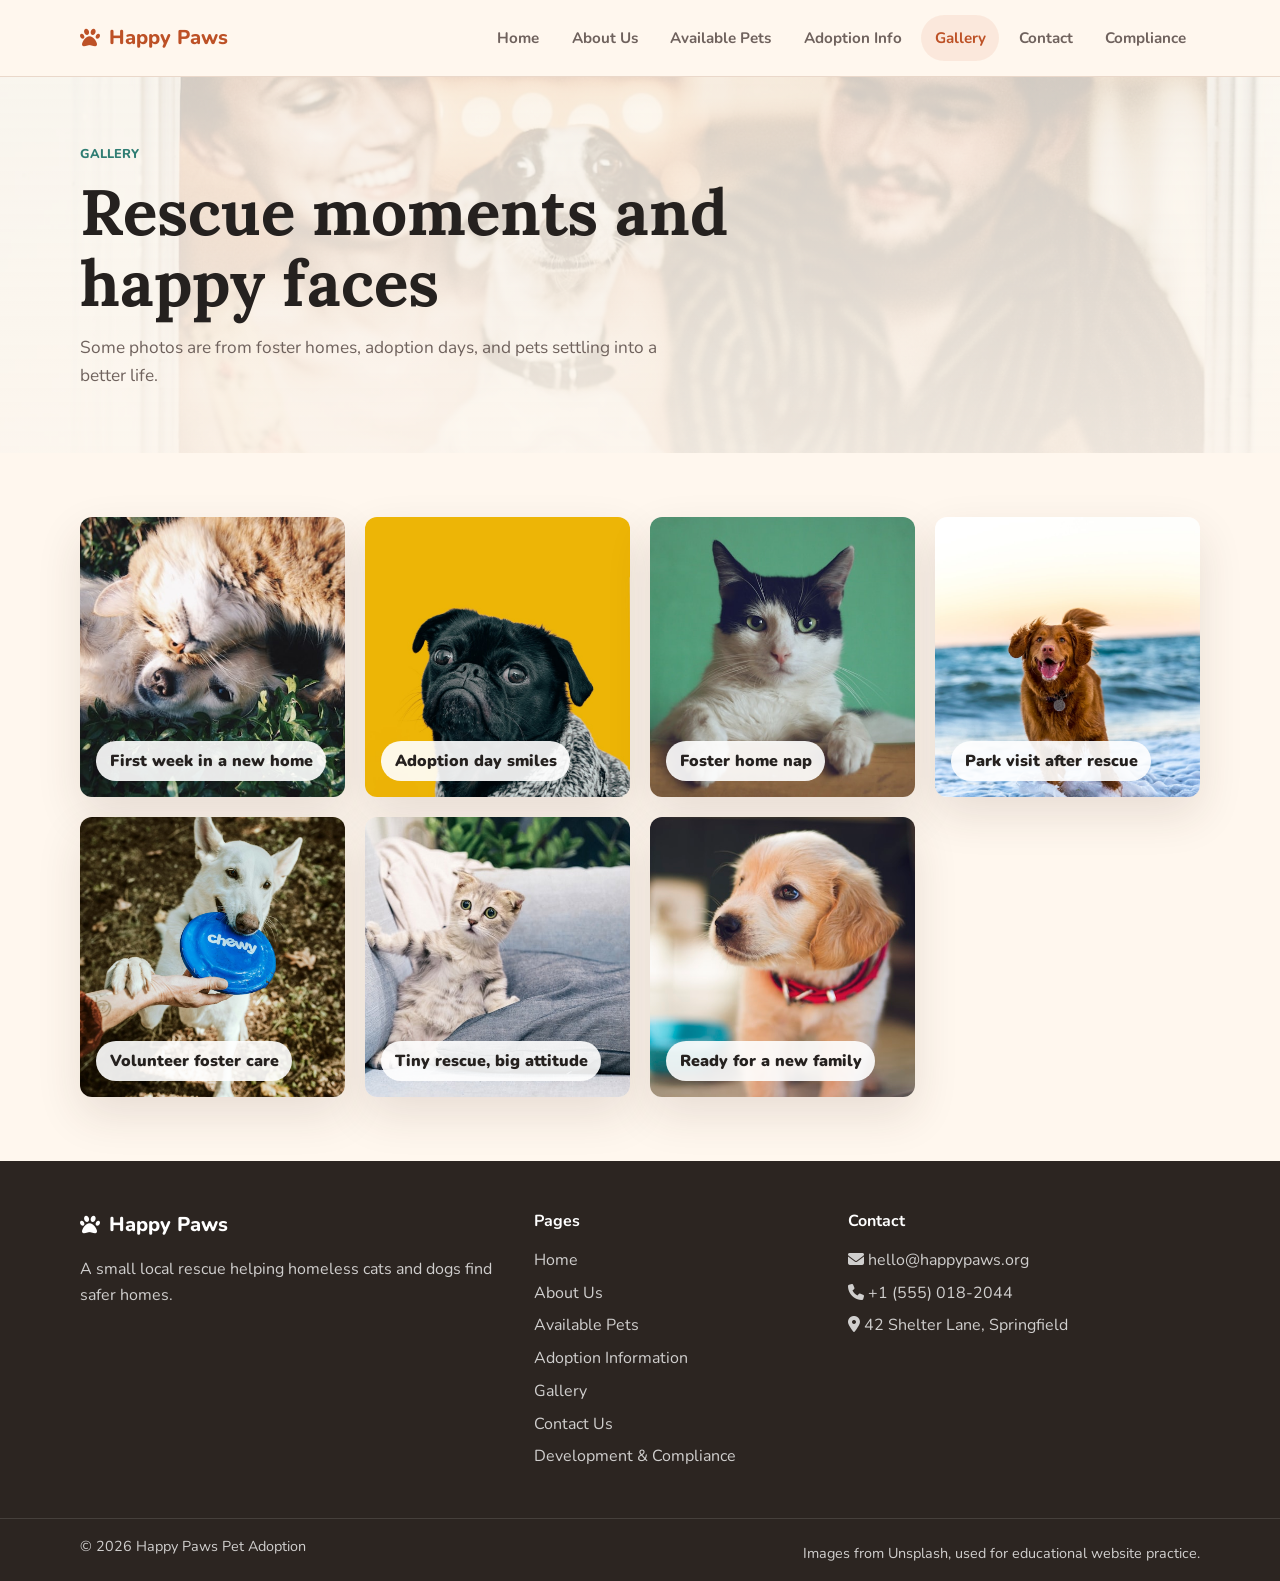
<file: gallery.html>
<!doctype html>
<html lang="en">
  <head>
    <meta charset="UTF-8" />
    <meta name="viewport" content="width=device-width, initial-scale=1.0" />
    <title>Gallery | Happy Paws</title>
    <link rel="stylesheet" href="style.css" />
    <link rel="preconnect" href="https://fonts.googleapis.com" />
    <link rel="preconnect" href="https://fonts.gstatic.com" crossorigin />
    <link
      href="https://fonts.googleapis.com/css2?family=Lora:ital,wght@0,400..700;1,400..700&family=Nunito:wght@400;500;600;700;800&display=swap"
      rel="stylesheet"
    />
    <link
      rel="stylesheet"
      href="https://cdnjs.cloudflare.com/ajax/libs/font-awesome/6.5.0/css/all.min.css"
    />
    <script src="script.js" defer></script>
  </head>
  <body>
    <header class="navbar">
      <div class="container navbar__container">
        <a href="index.html" class="navbar__logo"
          ><i class="fa-solid fa-paw"></i><span>Happy Paws</span></a
        >
        <nav class="navbar__navigation" id="navbar__navigation">
          <ul class="navbar__links">
            <li><a href="index.html" class="navbar__link">Home</a></li>
            <li><a href="about.html" class="navbar__link">About Us</a></li>
            <li><a href="pets.html" class="navbar__link">Available Pets</a></li>
            <li>
              <a href="adoption.html" class="navbar__link">Adoption Info</a>
            </li>
            <li>
              <a href="gallery.html" class="navbar__link active">Gallery</a>
            </li>
            <li><a href="contact.html" class="navbar__link">Contact</a></li>
            <li><a href="dev.html" class="navbar__link">Compliance</a></li>
          </ul>
        </nav>
        <button
          class="navbar__sheet-trigger"
          id="navbar__sheet-trigger"
          aria-label="Open navigation"
        >
          <i class="fa-solid fa-bars"></i>
        </button>
      </div>
    </header>

    <main>
      <section class="page-hero">
        <div class="container">
          <span class="section-label">Gallery</span>
          <h1>Rescue moments and happy faces</h1>
          <p>
            Some photos are from foster homes, adoption days, and pets settling
            into a better life.
          </p>
        </div>
      </section>

      <section class="section-space">
        <div class="container gallery-grid">
          <figure class="gallery-item gallery-item-tall">
            <!-- Unsplash source: https://images.unsplash.com/photo-1450778869180-41d0601e046e -->
            <img
              src="images/gallery-home.jpg"
              alt="Dog and cat sitting together"
            />
            <figcaption>First week in a new home</figcaption>
          </figure>
          <figure class="gallery-item">
            <!-- Unsplash source: https://images.unsplash.com/photo-1517849845537-4d257902454a -->
            <img src="images/gallery-smile.jpg" alt="Dog smiling at camera" />
            <figcaption>Adoption day smiles</figcaption>
          </figure>
          <figure class="gallery-item">
            <!-- Unsplash source: https://images.unsplash.com/photo-1514888286974-6c03e2ca1dba -->
            <img src="images/gallery-cat.jpg" alt="Cat lying down calmly" />
            <figcaption>Foster home nap</figcaption>
          </figure>
          <figure class="gallery-item">
            <!-- Unsplash source: https://images.unsplash.com/photo-1530281700549-e82e7bf110d6 -->
            <img src="images/gallery-park.jpg" alt="Dog running outside" />
            <figcaption>Park visit after rescue</figcaption>
          </figure>
          <figure class="gallery-item gallery-item-wide">
            <!-- Unsplash source: https://images.unsplash.com/photo-1601758125946-6ec2ef64daf8 -->
            <img src="images/gallery-foster.jpg" alt="Person holding a puppy" />
            <figcaption>Volunteer foster care</figcaption>
          </figure>
          <figure class="gallery-item">
            <!-- Unsplash source: https://images.unsplash.com/photo-1555685812-4b943f1cb0eb -->
            <img
              src="images/gallery-kitten.jpg"
              alt="Kitten wrapped in a blanket"
            />
            <figcaption>Tiny rescue, big attitude</figcaption>
          </figure>
          <figure class="gallery-item">
            <!-- Unsplash source: https://images.unsplash.com/photo-1507146426996-ef05306b995a -->
            <img src="images/gallery-puppy.jpg" alt="Puppy looking at camera" />
            <figcaption>Ready for a new family</figcaption>
          </figure>
        </div>
      </section>
    </main>

    <footer class="footer">
      <div class="container footer-grid">
        <div>
          <a href="index.html" class="footer-logo"
            ><i class="fa-solid fa-paw"></i> Happy Paws</a
          >
          <p>
            A small local rescue helping homeless cats and dogs find safer
            homes.
          </p>
        </div>
        <div>
          <h5>Pages</h5>
          <ul>
            <li><a href="index.html">Home</a></li>
            <li><a href="about.html">About Us</a></li>
            <li><a href="pets.html">Available Pets</a></li>
            <li><a href="adoption.html">Adoption Information</a></li>
            <li><a href="gallery.html">Gallery</a></li>
            <li><a href="contact.html">Contact Us</a></li>
            <li><a href="dev.html">Development & Compliance</a></li>
          </ul>
        </div>
        <div>
          <h5>Contact</h5>
          <p><i class="fa-solid fa-envelope"></i> hello@happypaws.org</p>
          <p><i class="fa-solid fa-phone"></i> +1 (555) 018-2044</p>
          <p>
            <i class="fa-solid fa-location-dot"></i> 42 Shelter Lane,
            Springfield
          </p>
        </div>
      </div>
      <div class="footer-bottom">
        <div class="container">
          <p>© <span class="footer-year"></span> Happy Paws Pet Adoption</p>
          <p>Images from Unsplash, used for educational website practice.</p>
        </div>
      </div>
    </footer>
  </body>
</html>
</file>
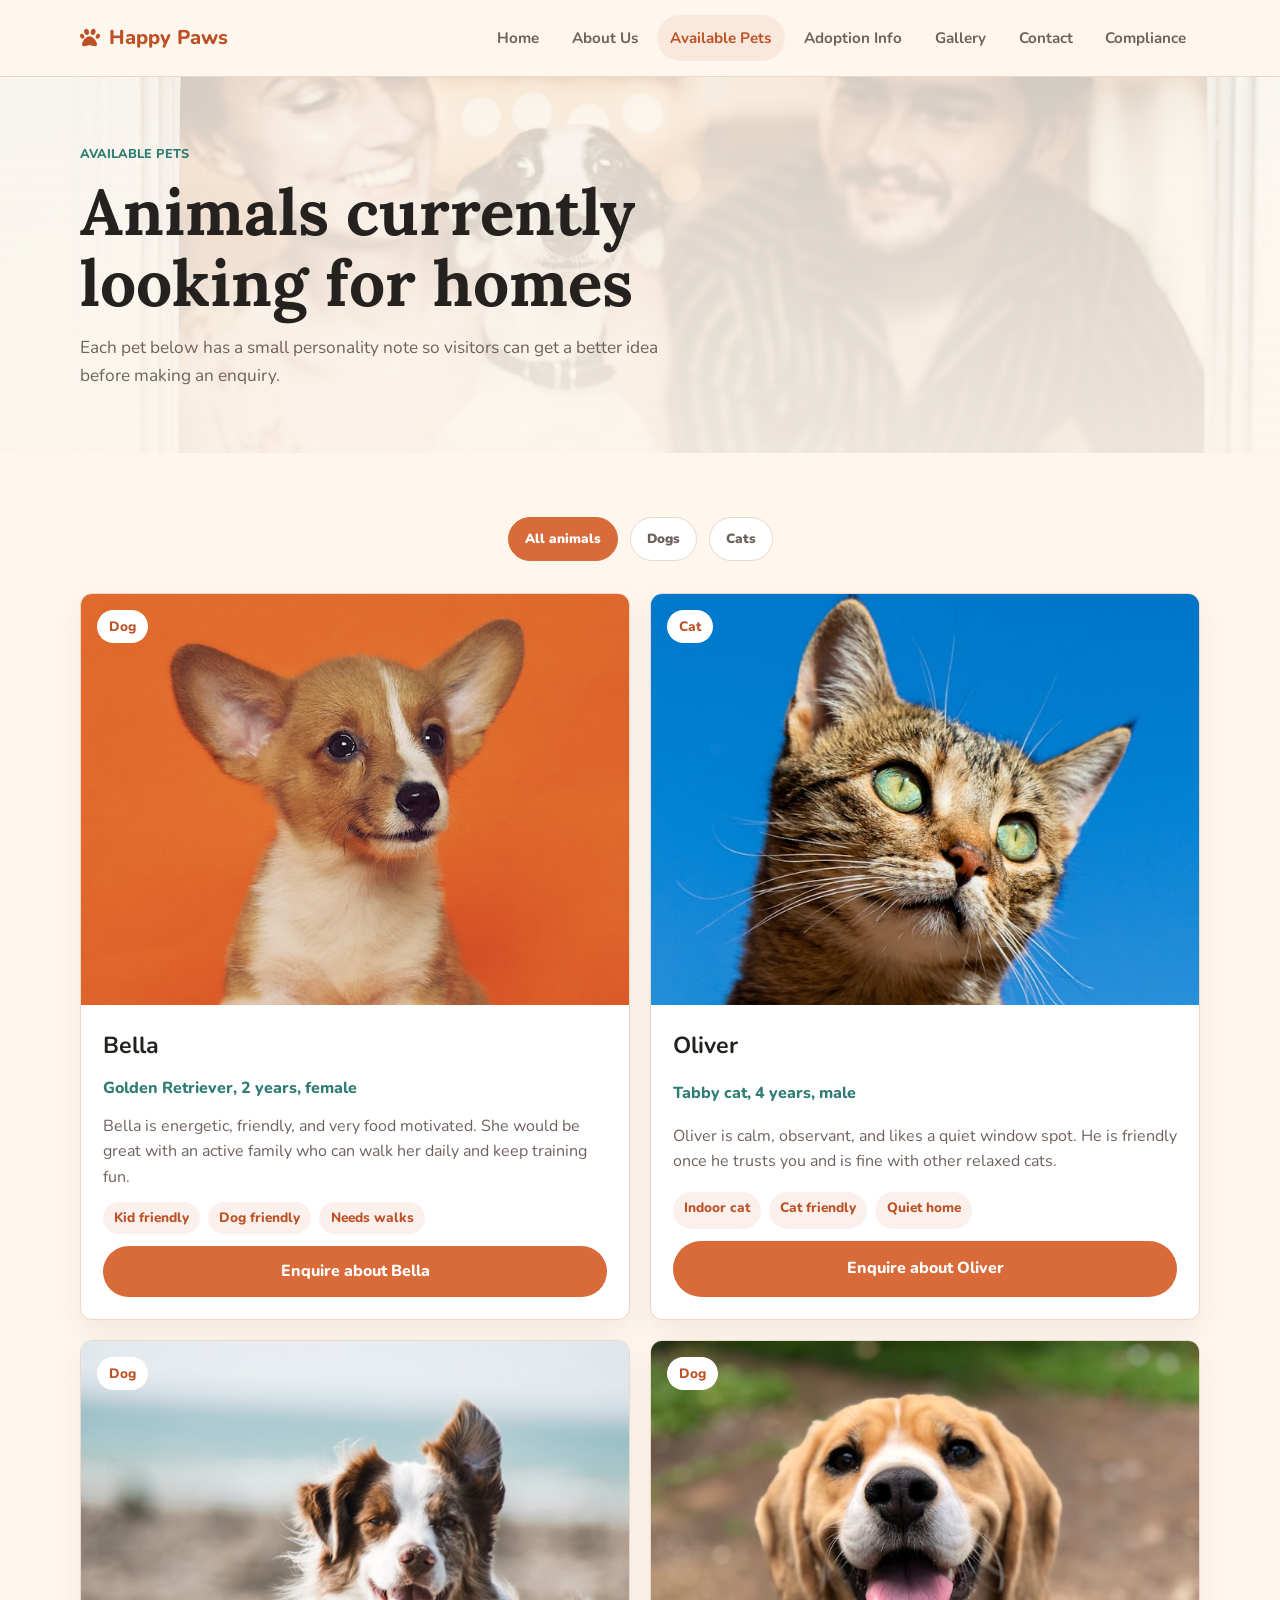
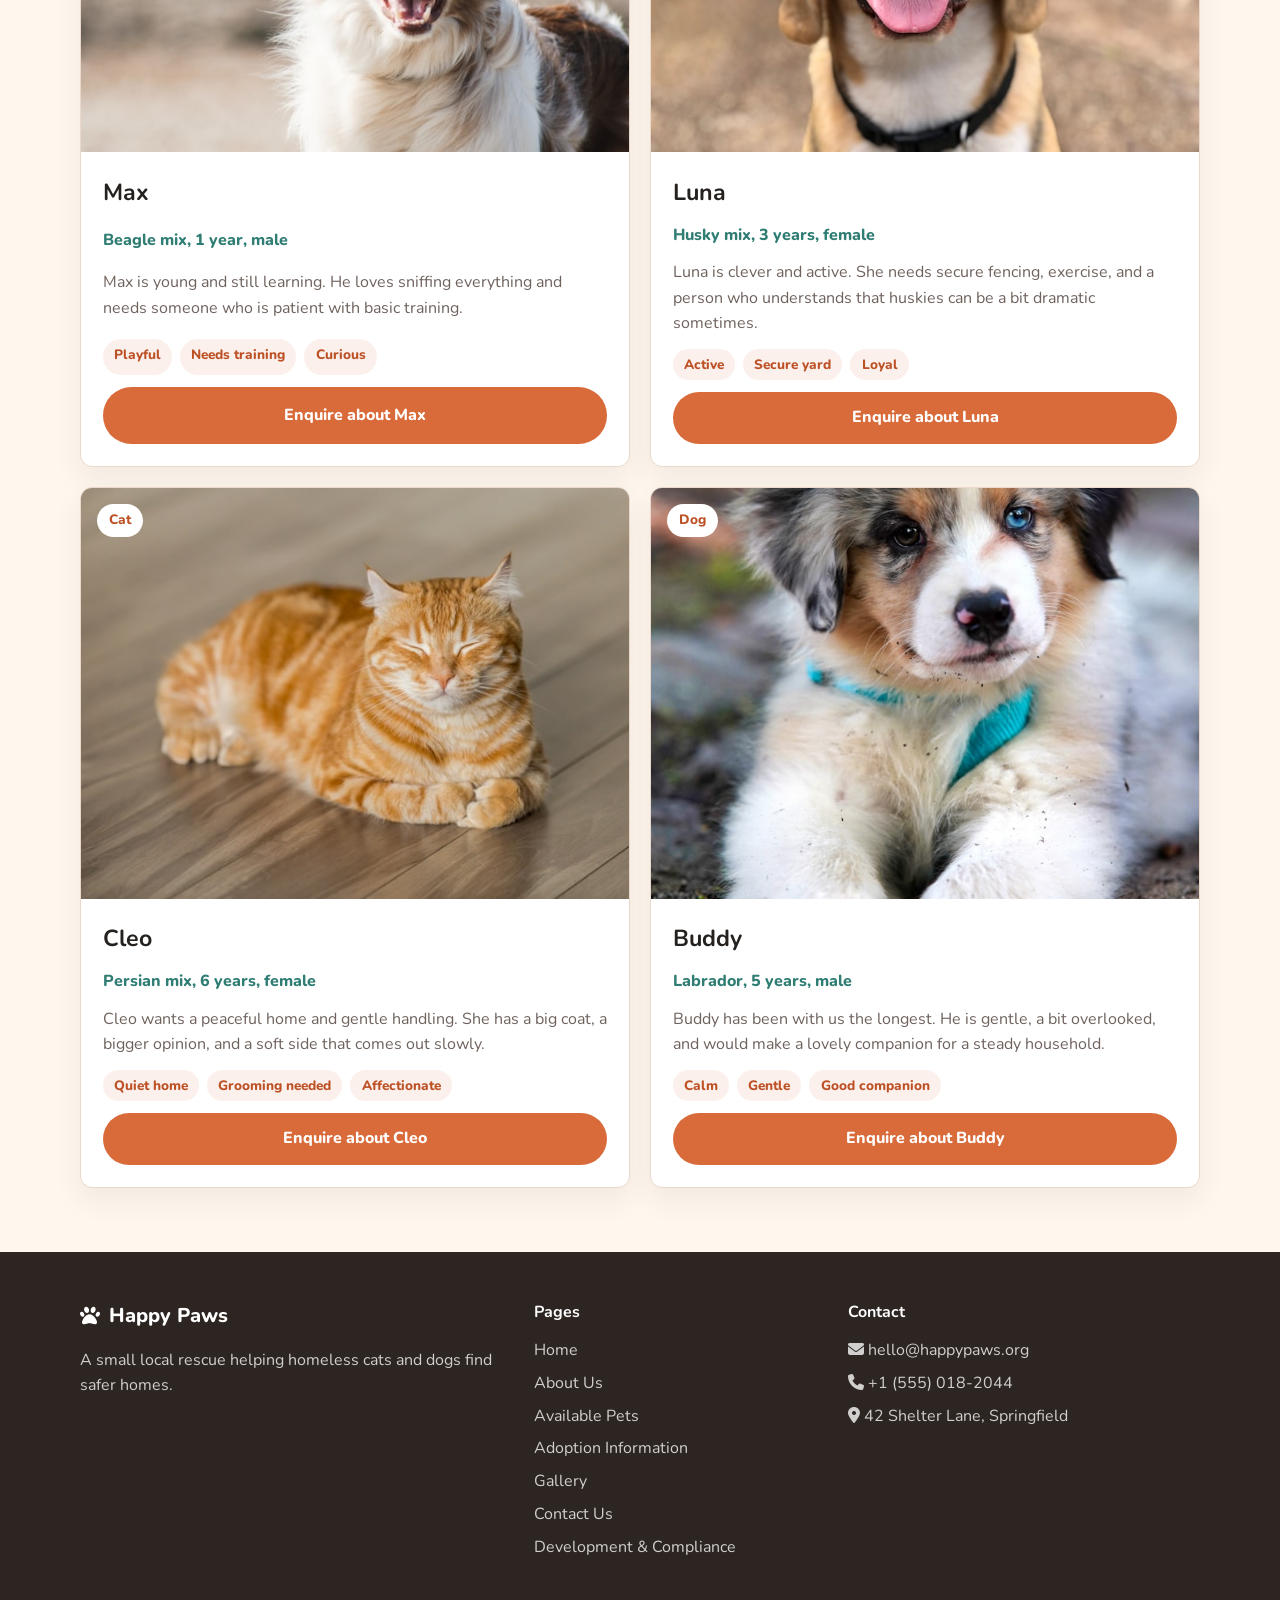
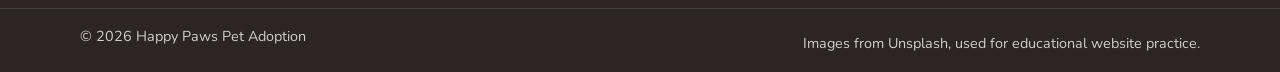
<file: pets.html>
<!doctype html>
<html lang="en">
  <head>
    <meta charset="UTF-8" />
    <meta name="viewport" content="width=device-width, initial-scale=1.0" />
    <title>Available Pets | Happy Paws</title>
    <link rel="stylesheet" href="style.css" />
    <link rel="preconnect" href="https://fonts.googleapis.com" />
    <link rel="preconnect" href="https://fonts.gstatic.com" crossorigin />
    <link
      href="https://fonts.googleapis.com/css2?family=Lora:ital,wght@0,400..700;1,400..700&family=Nunito:wght@400;500;600;700;800&display=swap"
      rel="stylesheet"
    />
    <link
      rel="stylesheet"
      href="https://cdnjs.cloudflare.com/ajax/libs/font-awesome/6.5.0/css/all.min.css"
    />
    <script src="script.js" defer></script>
  </head>
  <body>
    <header class="navbar">
      <div class="container navbar__container">
        <a href="index.html" class="navbar__logo"
          ><i class="fa-solid fa-paw"></i><span>Happy Paws</span></a
        >
        <nav class="navbar__navigation" id="navbar__navigation">
          <ul class="navbar__links">
            <li><a href="index.html" class="navbar__link">Home</a></li>
            <li><a href="about.html" class="navbar__link">About Us</a></li>
            <li>
              <a href="pets.html" class="navbar__link active">Available Pets</a>
            </li>
            <li>
              <a href="adoption.html" class="navbar__link">Adoption Info</a>
            </li>
            <li><a href="gallery.html" class="navbar__link">Gallery</a></li>
            <li><a href="contact.html" class="navbar__link">Contact</a></li>
            <li><a href="dev.html" class="navbar__link">Compliance</a></li>
          </ul>
        </nav>
        <button
          class="navbar__sheet-trigger"
          id="navbar__sheet-trigger"
          aria-label="Open navigation"
        >
          <i class="fa-solid fa-bars"></i>
        </button>
      </div>
    </header>

    <main>
      <section class="page-hero">
        <div class="container">
          <span class="section-label">Available pets</span>
          <h1>Animals currently looking for homes</h1>
          <p>
            Each pet below has a small personality note so visitors can get a
            better idea before making an enquiry.
          </p>
        </div>
      </section>

      <section class="section-space">
        <div class="container">
          <div class="tab-items pets-tabs">
            <button class="tab-item" data-tab="all" data-active="true">
              All animals
            </button>
            <button class="tab-item" data-tab="dogs">Dogs</button>
            <button class="tab-item" data-tab="cats">Cats</button>
          </div>

          <div class="tab-content" data-tab="all" data-active="true">
            <div class="pets-grid pets-grid-full">
              <article class="pet-card pet-card-large">
                <div class="pet-image">
                  <!-- Unsplash source: https://images.unsplash.com/photo-1537151625747-768eb6cf92b2 -->
                  <img
                    src="images/bella.jpg"
                    alt="Bella the golden retriever"
                  />
                  <span>Dog</span>
                </div>
                <div class="pet-body">
                  <h3>Bella</h3>
                  <p class="pet-meta">Golden Retriever, 2 years, female</p>
                  <p>
                    Bella is energetic, friendly, and very food motivated. She
                    would be great with an active family who can walk her daily
                    and keep training fun.
                  </p>
                  <div class="tag-list">
                    <span>Kid friendly</span><span>Dog friendly</span
                    ><span>Needs walks</span>
                  </div>
                  <a href="contact.html" class="btn btn-primary"
                    >Enquire about Bella</a
                  >
                </div>
              </article>

              <article class="pet-card pet-card-large">
                <div class="pet-image">
                  <!-- Unsplash source: https://images.unsplash.com/photo-1574158622682-e40e69881006 -->
                  <img src="images/oliver.jpg" alt="Oliver the tabby cat" />
                  <span>Cat</span>
                </div>
                <div class="pet-body">
                  <h3>Oliver</h3>
                  <p class="pet-meta">Tabby cat, 4 years, male</p>
                  <p>
                    Oliver is calm, observant, and likes a quiet window spot. He
                    is friendly once he trusts you and is fine with other
                    relaxed cats.
                  </p>
                  <div class="tag-list">
                    <span>Indoor cat</span><span>Cat friendly</span
                    ><span>Quiet home</span>
                  </div>
                  <a href="contact.html" class="btn btn-primary"
                    >Enquire about Oliver</a
                  >
                </div>
              </article>

              <article class="pet-card pet-card-large">
                <div class="pet-image">
                  <!-- Unsplash source: https://images.unsplash.com/photo-1587300003388-59208cc962cb -->
                  <img src="images/max.jpg" alt="Max the beagle dog" />
                  <span>Dog</span>
                </div>
                <div class="pet-body">
                  <h3>Max</h3>
                  <p class="pet-meta">Beagle mix, 1 year, male</p>
                  <p>
                    Max is young and still learning. He loves sniffing
                    everything and needs someone who is patient with basic
                    training.
                  </p>
                  <div class="tag-list">
                    <span>Playful</span><span>Needs training</span
                    ><span>Curious</span>
                  </div>
                  <a href="contact.html" class="btn btn-primary"
                    >Enquire about Max</a
                  >
                </div>
              </article>

              <article class="pet-card pet-card-large">
                <div class="pet-image">
                  <!-- Unsplash source: https://images.unsplash.com/photo-1543466835-00a7907e9de1 -->
                  <img src="images/luna.jpg" alt="Luna the husky mix dog" />
                  <span>Dog</span>
                </div>
                <div class="pet-body">
                  <h3>Luna</h3>
                  <p class="pet-meta">Husky mix, 3 years, female</p>
                  <p>
                    Luna is clever and active. She needs secure fencing,
                    exercise, and a person who understands that huskies can be a
                    bit dramatic sometimes.
                  </p>
                  <div class="tag-list">
                    <span>Active</span><span>Secure yard</span
                    ><span>Loyal</span>
                  </div>
                  <a href="contact.html" class="btn btn-primary"
                    >Enquire about Luna</a
                  >
                </div>
              </article>

              <article class="pet-card pet-card-large">
                <div class="pet-image">
                  <!-- Unsplash source: https://images.unsplash.com/photo-1519052537078-e6302a4968d4 -->
                  <img src="images/cleo.jpg" alt="Cleo the long haired cat" />
                  <span>Cat</span>
                </div>
                <div class="pet-body">
                  <h3>Cleo</h3>
                  <p class="pet-meta">Persian mix, 6 years, female</p>
                  <p>
                    Cleo wants a peaceful home and gentle handling. She has a
                    big coat, a bigger opinion, and a soft side that comes out
                    slowly.
                  </p>
                  <div class="tag-list">
                    <span>Quiet home</span><span>Grooming needed</span
                    ><span>Affectionate</span>
                  </div>
                  <a href="contact.html" class="btn btn-primary"
                    >Enquire about Cleo</a
                  >
                </div>
              </article>

              <article class="pet-card pet-card-large">
                <div class="pet-image">
                  <!-- Unsplash source: https://images.unsplash.com/photo-1601979031925-424e53b6caaa -->
                  <img src="images/buddy.jpg" alt="Buddy the labrador dog" />
                  <span>Dog</span>
                </div>
                <div class="pet-body">
                  <h3>Buddy</h3>
                  <p class="pet-meta">Labrador, 5 years, male</p>
                  <p>
                    Buddy has been with us the longest. He is gentle, a bit
                    overlooked, and would make a lovely companion for a steady
                    household.
                  </p>
                  <div class="tag-list">
                    <span>Calm</span><span>Gentle</span
                    ><span>Good companion</span>
                  </div>
                  <a href="contact.html" class="btn btn-primary"
                    >Enquire about Buddy</a
                  >
                </div>
              </article>
            </div>
          </div>

          <div class="tab-content" data-tab="dogs">
            <div class="pets-grid pets-grid-full">
              <article class="pet-card pet-card-large">
                <div class="pet-image">
                  <!-- Unsplash source: https://images.unsplash.com/photo-1537151625747-768eb6cf92b2 -->
                  <img
                    src="images/bella.jpg"
                    alt="Bella the golden retriever"
                  />
                  <span>Dog</span>
                </div>
                <div class="pet-body">
                  <h3>Bella</h3>
                  <p class="pet-meta">Golden Retriever, 2 years, female</p>
                  <p>
                    Bella is energetic, friendly, and very food motivated. She
                    would be great with an active family who can walk her daily
                    and keep training fun.
                  </p>
                  <div class="tag-list">
                    <span>Kid friendly</span><span>Dog friendly</span
                    ><span>Needs walks</span>
                  </div>
                  <a href="contact.html" class="btn btn-primary"
                    >Enquire about Bella</a
                  >
                </div>
              </article>

              <article class="pet-card pet-card-large">
                <div class="pet-image">
                  <!-- Unsplash source: https://images.unsplash.com/photo-1587300003388-59208cc962cb -->
                  <img src="images/max.jpg" alt="Max the beagle dog" />
                  <span>Dog</span>
                </div>
                <div class="pet-body">
                  <h3>Max</h3>
                  <p class="pet-meta">Beagle mix, 1 year, male</p>
                  <p>
                    Max is young and still learning. He loves sniffing
                    everything and needs someone who is patient with basic
                    training.
                  </p>
                  <div class="tag-list">
                    <span>Playful</span><span>Needs training</span
                    ><span>Curious</span>
                  </div>
                  <a href="contact.html" class="btn btn-primary"
                    >Enquire about Max</a
                  >
                </div>
              </article>

              <article class="pet-card pet-card-large">
                <div class="pet-image">
                  <!-- Unsplash source: https://images.unsplash.com/photo-1543466835-00a7907e9de1 -->
                  <img src="images/luna.jpg" alt="Luna the husky mix dog" />
                  <span>Dog</span>
                </div>
                <div class="pet-body">
                  <h3>Luna</h3>
                  <p class="pet-meta">Husky mix, 3 years, female</p>
                  <p>
                    Luna is clever and active. She needs secure fencing,
                    exercise, and a person who understands that huskies can be a
                    bit dramatic sometimes.
                  </p>
                  <div class="tag-list">
                    <span>Active</span><span>Secure yard</span
                    ><span>Loyal</span>
                  </div>
                  <a href="contact.html" class="btn btn-primary"
                    >Enquire about Luna</a
                  >
                </div>
              </article>

              <article class="pet-card pet-card-large">
                <div class="pet-image">
                  <!-- Unsplash source: https://images.unsplash.com/photo-1601979031925-424e53b6caaa -->
                  <img src="images/buddy.jpg" alt="Buddy the labrador dog" />
                  <span>Dog</span>
                </div>
                <div class="pet-body">
                  <h3>Buddy</h3>
                  <p class="pet-meta">Labrador, 5 years, male</p>
                  <p>
                    Buddy has been with us the longest. He is gentle, a bit
                    overlooked, and would make a lovely companion for a steady
                    household.
                  </p>
                  <div class="tag-list">
                    <span>Calm</span><span>Gentle</span
                    ><span>Good companion</span>
                  </div>
                  <a href="contact.html" class="btn btn-primary"
                    >Enquire about Buddy</a
                  >
                </div>
              </article>
            </div>
          </div>

          <div class="tab-content" data-tab="cats">
            <div class="pets-grid pets-grid-full">
              <article class="pet-card pet-card-large">
                <div class="pet-image">
                  <!-- Unsplash source: https://images.unsplash.com/photo-1574158622682-e40e69881006 -->
                  <img src="images/oliver.jpg" alt="Oliver the tabby cat" />
                  <span>Cat</span>
                </div>
                <div class="pet-body">
                  <h3>Oliver</h3>
                  <p class="pet-meta">Tabby cat, 4 years, male</p>
                  <p>
                    Oliver is calm, observant, and likes a quiet window spot. He
                    is friendly once he trusts you and is fine with other
                    relaxed cats.
                  </p>
                  <div class="tag-list">
                    <span>Indoor cat</span><span>Cat friendly</span
                    ><span>Quiet home</span>
                  </div>
                  <a href="contact.html" class="btn btn-primary"
                    >Enquire about Oliver</a
                  >
                </div>
              </article>

              <article class="pet-card pet-card-large">
                <div class="pet-image">
                  <!-- Unsplash source: https://images.unsplash.com/photo-1519052537078-e6302a4968d4 -->
                  <img src="images/cleo.jpg" alt="Cleo the long haired cat" />
                  <span>Cat</span>
                </div>
                <div class="pet-body">
                  <h3>Cleo</h3>
                  <p class="pet-meta">Persian mix, 6 years, female</p>
                  <p>
                    Cleo wants a peaceful home and gentle handling. She has a
                    big coat, a bigger opinion, and a soft side that comes out
                    slowly.
                  </p>
                  <div class="tag-list">
                    <span>Quiet home</span><span>Grooming needed</span
                    ><span>Affectionate</span>
                  </div>
                  <a href="contact.html" class="btn btn-primary"
                    >Enquire about Cleo</a
                  >
                </div>
              </article>
            </div>
          </div>
        </div>
      </section>
    </main>

    <footer class="footer">
      <div class="container footer-grid">
        <div>
          <a href="index.html" class="footer-logo"
            ><i class="fa-solid fa-paw"></i> Happy Paws</a
          >
          <p>
            A small local rescue helping homeless cats and dogs find safer
            homes.
          </p>
        </div>
        <div>
          <h5>Pages</h5>
          <ul>
            <li><a href="index.html">Home</a></li>
            <li><a href="about.html">About Us</a></li>
            <li><a href="pets.html">Available Pets</a></li>
            <li><a href="adoption.html">Adoption Information</a></li>
            <li><a href="gallery.html">Gallery</a></li>
            <li><a href="contact.html">Contact Us</a></li>
            <li><a href="dev.html">Development & Compliance</a></li>
          </ul>
        </div>
        <div>
          <h5>Contact</h5>
          <p><i class="fa-solid fa-envelope"></i> hello@happypaws.org</p>
          <p><i class="fa-solid fa-phone"></i> +1 (555) 018-2044</p>
          <p>
            <i class="fa-solid fa-location-dot"></i> 42 Shelter Lane,
            Springfield
          </p>
        </div>
      </div>
      <div class="footer-bottom">
        <div class="container">
          <p>© <span class="footer-year"></span> Happy Paws Pet Adoption</p>
          <p>Images from Unsplash, used for educational website practice.</p>
        </div>
      </div>
    </footer>
  </body>
</html>
</file>
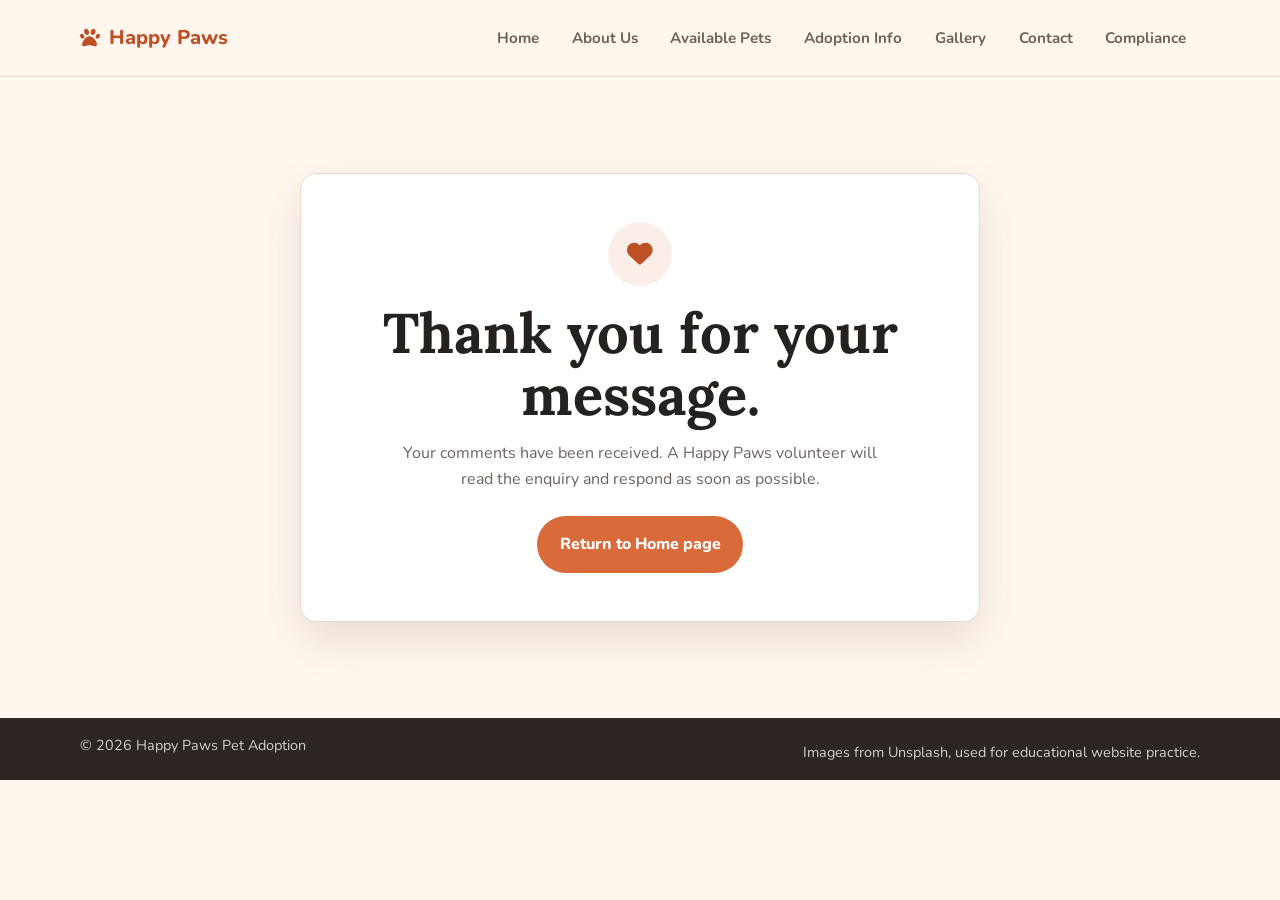
<file: thankyou.html>
<!doctype html>
<html lang="en">
  <head>
    <meta charset="UTF-8" />
    <meta name="viewport" content="width=device-width, initial-scale=1.0" />
    <title>Thank You | Happy Paws</title>
    <link rel="stylesheet" href="style.css" />
    <link rel="preconnect" href="https://fonts.googleapis.com" />
    <link rel="preconnect" href="https://fonts.gstatic.com" crossorigin />
    <link
      href="https://fonts.googleapis.com/css2?family=Lora:ital,wght@0,400..700;1,400..700&family=Nunito:wght@400;500;600;700;800&display=swap"
      rel="stylesheet"
    />
    <link
      rel="stylesheet"
      href="https://cdnjs.cloudflare.com/ajax/libs/font-awesome/6.5.0/css/all.min.css"
    />
    <script src="script.js" defer></script>
  </head>
  <body>
    <header class="navbar">
      <div class="container navbar__container">
        <a href="index.html" class="navbar__logo"
          ><i class="fa-solid fa-paw"></i><span>Happy Paws</span></a
        >
        <nav class="navbar__navigation" id="navbar__navigation">
          <ul class="navbar__links">
            <li><a href="index.html" class="navbar__link">Home</a></li>
            <li><a href="about.html" class="navbar__link">About Us</a></li>
            <li><a href="pets.html" class="navbar__link">Available Pets</a></li>
            <li>
              <a href="adoption.html" class="navbar__link">Adoption Info</a>
            </li>
            <li><a href="gallery.html" class="navbar__link">Gallery</a></li>
            <li><a href="contact.html" class="navbar__link">Contact</a></li>
            <li><a href="dev.html" class="navbar__link">Compliance</a></li>
          </ul>
        </nav>
        <button
          class="navbar__sheet-trigger"
          id="navbar__sheet-trigger"
          aria-label="Open navigation"
        >
          <i class="fa-solid fa-bars"></i>
        </button>
      </div>
    </header>

    <main>
      <section class="thankyou-section">
        <div class="container thankyou-card">
          <div class="thankyou-icon"><i class="fa-solid fa-heart"></i></div>
          <h1>Thank you for your message.</h1>
          <p>
            Your comments have been received. A Happy Paws volunteer will read
            the enquiry and respond as soon as possible.
          </p>
          <a href="index.html" class="btn btn-primary btn-lg"
            >Return to Home page</a
          >
        </div>
      </section>
    </main>

    <footer class="footer">
      <div class="footer-bottom standalone-footer">
        <div class="container">
          <p>© <span class="footer-year"></span> Happy Paws Pet Adoption</p>
          <p>Images from Unsplash, used for educational website practice.</p>
        </div>
      </div>
    </footer>
  </body>
</html>
</file>
<file: style.css>
:root {
  --color-primary-400: #d96b3b;
  --color-primary-500: #bd5126;
  --color-secondary-400: #2f7d73;
  --color-cream: #fff7ee;
  --color-soft: #f5eadf;
  --color-ink: #25211f;
  --color-muted: #6f625d;
  --color-neutral: #ffffff;
  --color-border: #ead8ca;
  --radius: 0.75rem;
  --shadow: 0 18px 45px rgba(63, 44, 33, 0.12);
}

* {
  box-sizing: border-box;
  margin: 0;
  padding: 0;
}

html {
  scroll-behavior: smooth;
}

body {
  font-family: "Nunito", sans-serif;
  color: var(--color-ink);
  background: var(--color-cream);
  line-height: 1.6;
}

img {
  max-width: 100%;
  display: block;
}

a {
  color: inherit;
  text-decoration: none;
}

ul {
  list-style: none;
}

.container {
  width: min(1120px, calc(100% - 2rem));
  margin: 0 auto;
}

.navbar {
  position: sticky;
  top: 0;
  z-index: 20;
  background: rgba(255, 247, 238, 0.94);
  border-bottom: 1px solid var(--color-border);
  backdrop-filter: blur(14px);
}

.navbar__container {
  min-height: 4.75rem;
  display: flex;
  align-items: center;
  justify-content: space-between;
  gap: 1rem;
}

.navbar__logo,
.footer-logo {
  display: inline-flex;
  align-items: center;
  gap: 0.55rem;
  font-weight: 800;
  color: var(--color-primary-500);
  font-size: 1.25rem;
}

.navbar__links {
  display: flex;
  align-items: center;
  gap: 0.35rem;
}

.navbar__link {
  display: inline-flex;
  padding: 0.65rem 0.85rem;
  border-radius: 999px;
  color: var(--color-muted);
  font-weight: 700;
  font-size: 0.95rem;
  transition: 0.2s ease;
}

.navbar__link:hover,
.navbar__link.active {
  color: var(--color-primary-500);
  background: rgba(217, 107, 59, 0.1);
}

.navbar__sheet-trigger {
  display: none;
  border: 0;
  background: var(--color-primary-400);
  color: var(--color-neutral);
  width: 2.75rem;
  height: 2.75rem;
  border-radius: 50%;
  cursor: pointer;
  font-size: 1.1rem;
}

.hero-section {
  padding: 4.5rem 0 3rem;
}

.hero-grid,
.story-grid,
.process-grid,
.split-panel,
.contact-grid {
  display: grid;
  gap: 2.5rem;
  align-items: center;
}

.hero-grid {
  grid-template-columns: 1fr;
}

.hero-label,
.section-label {
  display: inline-flex;
  align-items: center;
  color: var(--color-secondary-400);
  font-weight: 800;
  letter-spacing: 0;
  text-transform: uppercase;
  font-size: 0.8rem;
  margin-bottom: 0.8rem;
}

h1,
h2 {
  font-family: "Lora", serif;
  line-height: 1.1;
  color: var(--color-ink);
}

.hero-content h1 {
  font-size: clamp(2.4rem, 7vw, 4.8rem);
  max-width: 10ch;
}

.hero-content p,
.page-hero p,
.section-header p,
.cta-content p {
  color: var(--color-muted);
  max-width: 58ch;
  font-size: 1.08rem;
  margin-top: 1rem;
}

.hero-actions {
  display: flex;
  flex-wrap: wrap;
  gap: 1rem;
  margin-top: 2rem;
}

.btn {
  display: inline-flex;
  align-items: center;
  justify-content: center;
  gap: 0.5rem;
  border: 1px solid transparent;
  border-radius: 999px;
  padding: 0.75rem 1.1rem;
  font-weight: 800;
  cursor: pointer;
  transition: 0.2s ease;
  font-family: inherit;
}

.btn-lg {
  padding: 0.9rem 1.35rem;
}

.btn-primary {
  background: var(--color-primary-400);
  color: var(--color-neutral);
}

.btn-primary:hover {
  background: var(--color-primary-500);
  transform: translateY(-2px);
}

.btn-outline {
  border-color: var(--color-border);
  color: var(--color-primary-500);
  background: var(--color-neutral);
}

.btn-outline:hover {
  border-color: var(--color-primary-400);
}

.btn-light {
  background: var(--color-neutral);
  color: var(--color-primary-500);
}

.hero-photo {
  position: relative;
}

.hero-photo img,
.story-image img,
.about-image img {
  width: 100%;
  height: 100%;
  min-height: 360px;
  object-fit: cover;
  border-radius: 1.25rem;
  box-shadow: var(--shadow);
}

.hero-note {
  position: absolute;
  left: 1.25rem;
  bottom: 1.25rem;
  background: var(--color-neutral);
  border-radius: var(--radius);
  padding: 1rem;
  box-shadow: var(--shadow);
}

.hero-note strong {
  display: block;
  font-size: 1.6rem;
  color: var(--color-primary-500);
}

.hero-note span {
  color: var(--color-muted);
  font-size: 0.9rem;
}

.quick-stats {
  padding: 1rem 0 3rem;
}

.stats-grid,
.values-grid,
.requirements-grid,
.pets-grid {
  display: grid;
  gap: 1.25rem;
}

.stat-card,
.value-card,
.requirement-card,
.pet-card,
.dev-card,
.contact-card,
.notice-box {
  background: var(--color-neutral);
  border: 1px solid var(--color-border);
  border-radius: var(--radius);
  box-shadow: 0 12px 28px rgba(63, 44, 33, 0.07);
}

.stat-card {
  padding: 1.25rem;
}

.stat-card h3 {
  font-size: 2rem;
  color: var(--color-primary-500);
}

.stat-card p {
  color: var(--color-muted);
  font-weight: 700;
}

.section-space {
  padding: 4rem 0;
}

.soft-section {
  padding: 4rem 0;
  background: var(--color-soft);
}

.section-header {
  text-align: center;
  max-width: 720px;
  margin: 0 auto 2.25rem;
}

.section-header h2,
.home-process h2,
.story-content h2,
.split-panel h2,
.contact-details h2,
.dev-card h2 {
  font-size: clamp(2rem, 4vw, 3rem);
}

.pets-grid {
  grid-template-columns: 1fr;
}

.pet-card {
  overflow: hidden;
  display: flex;
  flex-direction: column;
}

.pet-image {
  position: relative;
  aspect-ratio: 4 / 3;
  overflow: hidden;
}

.pet-image img {
  width: 100%;
  height: 100%;
  object-fit: cover;
}

.pet-image span {
  position: absolute;
  top: 1rem;
  left: 1rem;
  background: var(--color-neutral);
  color: var(--color-primary-500);
  border-radius: 999px;
  padding: 0.35rem 0.75rem;
  font-weight: 800;
  font-size: 0.85rem;
}

.pet-body {
  padding: 1.35rem;
  display: grid;
  gap: 0.75rem;
  flex: 1;
}

.pet-body h3 {
  font-size: 1.45rem;
}

.pet-body p,
.story-content p,
.mini-step p,
.value-card p,
.requirement-card p,
.timeline-item p,
.dev-card p,
.contact-details p {
  color: var(--color-muted);
}

.pet-meta {
  font-weight: 800;
  color: var(--color-secondary-400) !important;
}

.card-link {
  color: var(--color-primary-500);
  font-weight: 900;
}

.home-process {
  padding: 4rem 0;
  background: var(--color-soft);
}

.mini-steps {
  display: grid;
  gap: 1rem;
}

.mini-step {
  padding: 1.25rem;
  background: var(--color-neutral);
  border-radius: var(--radius);
  border: 1px solid var(--color-border);
}

.mini-step span,
.timeline-item span {
  color: var(--color-primary-500);
  font-weight: 900;
}

.cta-section {
  background: var(--color-secondary-400);
  color: var(--color-neutral);
  padding: 4rem 0;
}

.cta-content {
  text-align: center;
}

.cta-content h2 {
  color: var(--color-neutral);
  font-size: clamp(2rem, 4vw, 3rem);
}

.cta-content p {
  margin-left: auto;
  margin-right: auto;
  color: rgba(255, 255, 255, 0.82);
}

.cta-content .btn {
  margin-top: 1.5rem;
}

.page-hero {
  padding: 4rem 0;
  /* Unsplash source: https://images.unsplash.com/photo-1601758124510-52d02ddb7cbd */
  background:
    linear-gradient(rgba(255, 247, 238, 0.82), rgba(255, 247, 238, 0.92)),
    url("images/page-hero-pets.jpg") center/cover;
}

.page-hero h1 {
  max-width: 760px;
  font-size: clamp(2.3rem, 5vw, 4rem);
}

.story-grid {
  grid-template-columns: 1fr;
}

.values-grid,
.requirements-grid,
.stats-grid {
  grid-template-columns: 1fr;
}

.value-card,
.requirement-card {
  padding: 1.5rem;
}

.value-card i,
.requirement-card i {
  width: 3rem;
  height: 3rem;
  border-radius: 50%;
  display: grid;
  place-items: center;
  background: rgba(47, 125, 115, 0.12);
  color: var(--color-secondary-400);
  margin-bottom: 1rem;
}

.split-panel {
  background: var(--color-neutral);
  border: 1px solid var(--color-border);
  border-radius: 1rem;
  padding: 2rem;
}

.check-list,
.plain-list {
  display: grid;
  gap: 0.85rem;
}

.check-list li {
  display: flex;
  gap: 0.7rem;
  color: var(--color-muted);
}

.check-list i {
  color: var(--color-secondary-400);
  margin-top: 0.25rem;
}

.pets-tabs {
  display: flex;
  flex-wrap: wrap;
  justify-content: center;
  gap: 0.75rem;
  margin-bottom: 2rem;
}

.tab-item {
  border: 1px solid var(--color-border);
  background: var(--color-neutral);
  border-radius: 999px;
  padding: 0.75rem 1rem;
  font-family: inherit;
  font-weight: 900;
  color: var(--color-muted);
  cursor: pointer;
}

.tab-item[data-active="true"] {
  color: var(--color-neutral);
  border-color: var(--color-primary-400);
  background: var(--color-primary-400);
}

.tab-content {
  display: none;
}

.tab-content[data-active="true"] {
  display: block;
}

.tag-list {
  display: flex;
  flex-wrap: wrap;
  gap: 0.5rem;
}

.tag-list span {
  background: rgba(217, 107, 59, 0.1);
  color: var(--color-primary-500);
  border-radius: 999px;
  padding: 0.3rem 0.7rem;
  font-size: 0.85rem;
  font-weight: 800;
}

.notice-box {
  padding: 1.5rem;
  max-width: 700px;
  margin: 0 auto;
}

.timeline {
  display: grid;
  gap: 1rem;
}

.timeline-item {
  display: grid;
  gap: 1rem;
  grid-template-columns: auto 1fr;
  padding: 1.25rem;
  background: var(--color-neutral);
  border: 1px solid var(--color-border);
  border-radius: var(--radius);
}

.gallery-grid {
  display: grid;
  grid-template-columns: repeat(auto-fit, minmax(220px, 1fr));
  grid-auto-rows: 280px;
  gap: 1.25rem;
  align-items: stretch;
}

.gallery-item {
  position: relative;
  min-height: 0;
  overflow: hidden;
  border-radius: var(--radius);
  box-shadow: var(--shadow);
}

.gallery-item img {
  width: 100%;
  height: 100%;
  object-fit: cover;
}

.gallery-item figcaption {
  position: absolute;
  left: 1rem;
  bottom: 1rem;
  background: rgba(255, 255, 255, 0.9);
  color: var(--color-ink);
  border-radius: 999px;
  padding: 0.45rem 0.85rem;
  font-weight: 900;
}

.contact-grid {
  grid-template-columns: 1fr;
  align-items: start;
}

.contact-details {
  display: grid;
  gap: 1rem;
}

.contact-card {
  display: flex;
  gap: 1rem;
  align-items: flex-start;
  padding: 1rem;
}

.contact-card i {
  color: var(--color-primary-500);
  font-size: 1.25rem;
  margin-top: 0.25rem;
}

.privacy-note {
  padding: 1rem;
  background: rgba(47, 125, 115, 0.1);
  border-left: 4px solid var(--color-secondary-400);
  border-radius: var(--radius);
}

.contact-form {
  background: var(--color-neutral);
  border: 1px solid var(--color-border);
  border-radius: 1rem;
  padding: 1.5rem;
  display: grid;
  gap: 1rem;
  box-shadow: var(--shadow);
}

.form-group {
  display: grid;
  gap: 0.35rem;
}

.form-group label {
  font-weight: 900;
}

.form-group input,
.form-group textarea {
  border: 1px solid var(--color-border);
  border-radius: 0.65rem;
  padding: 0.85rem 0.95rem;
  font: inherit;
  background: #fffdf9;
}

.form-group input:focus,
.form-group textarea:focus {
  outline: 2px solid rgba(217, 107, 59, 0.22);
  border-color: var(--color-primary-400);
}

.form-feedback {
  min-height: 1.5rem;
  font-weight: 800;
}

.form-feedback.error {
  color: #b42318;
}

.thankyou-section {
  padding: 6rem 0;
}

.thankyou-card {
  text-align: center;
  max-width: 680px;
  background: var(--color-neutral);
  border: 1px solid var(--color-border);
  border-radius: 1rem;
  padding: 3rem 2rem;
  box-shadow: var(--shadow);
}

.thankyou-icon {
  width: 4rem;
  height: 4rem;
  border-radius: 50%;
  display: grid;
  place-items: center;
  background: rgba(217, 107, 59, 0.12);
  color: var(--color-primary-500);
  margin: 0 auto 1rem;
  font-size: 1.6rem;
}

.thankyou-card h1 {
  font-size: clamp(2rem, 5vw, 3.5rem);
}

.thankyou-card p {
  color: var(--color-muted);
  margin: 1rem auto 1.5rem;
  max-width: 50ch;
}

.dev-grid {
  display: grid;
  gap: 1.25rem;
  align-items: start;
}

.dev-card {
  padding: 1.5rem;
  height: 100%;
}

.dev-card h2 {
  margin-bottom: 1rem;
  font-size: clamp(1.6rem, 3vw, 2.3rem);
}

.dev-card p + p {
  margin-top: 1rem;
}

.site-map {
  display: grid;
  gap: 0.8rem;
  text-align: center;
}

.site-map div,
.wire-row,
.wire-grid div {
  border: 1px dashed var(--color-primary-400);
  background: rgba(217, 107, 59, 0.08);
  padding: 0.85rem;
  border-radius: var(--radius);
  font-weight: 800;
}

.site-map span {
  color: var(--color-muted);
  font-weight: 700;
}

.wireframe {
  display: grid;
  gap: 0.75rem;
}

.wire-grid {
  display: grid;
  gap: 0.75rem;
}

.plain-list {
  list-style: disc;
  padding-left: 1.2rem;
  color: var(--color-muted);
}

.footer {
  background: #2c2521;
  color: rgba(255, 255, 255, 0.78);
}

.footer-grid {
  display: grid;
  gap: 2rem;
  padding: 3rem 0;
}

.footer h5 {
  color: var(--color-neutral);
  font-size: 1rem;
  margin-bottom: 0.8rem;
}

.footer a:hover {
  color: var(--color-neutral);
}

.footer-logo {
  color: var(--color-neutral);
  margin-bottom: 1rem;
}

.footer li + li,
.footer p + p {
  margin-top: 0.45rem;
}

.footer-bottom {
  border-top: 1px solid rgba(255, 255, 255, 0.12);
  padding: 1rem 0;
}

.footer-bottom .container {
  display: flex;
  flex-wrap: wrap;
  justify-content: space-between;
  gap: 0.75rem;
  font-size: 0.9rem;
}

.standalone-footer {
  border-top: 0;
}

@media (min-width: 640px) {
  .stats-grid,
  .values-grid,
  .requirements-grid,
  .pets-grid {
    grid-template-columns: repeat(2, 1fr);
  }

  .wire-grid {
    grid-template-columns: repeat(2, 1fr);
  }
}

@media (min-width: 768px) {
  .hero-grid,
  .story-grid,
  .process-grid,
  .split-panel,
  .contact-grid {
    grid-template-columns: repeat(2, 1fr);
  }

  .footer-grid {
    grid-template-columns: 1.2fr 0.8fr 1fr;
  }

  .dev-grid {
    grid-template-columns: repeat(2, minmax(0, 1fr));
  }

  .dev-card-wide {
    grid-column: span 2;
  }

  .dev-card:last-child {
    grid-column: span 2;
  }
}

@media (min-width: 980px) {
  .hero-grid {
    grid-template-columns: 0.9fr 1.1fr;
  }

  .pets-grid {
    grid-template-columns: repeat(3, 1fr);
  }

  .pets-grid-full {
    grid-template-columns: repeat(2, 1fr);
  }

  .stats-grid,
  .values-grid,
  .requirements-grid {
    grid-template-columns: repeat(4, 1fr);
  }
}

@media (max-width: 900px) {
  .navbar__sheet-trigger {
    display: grid;
    place-items: center;
  }

  .navbar__navigation {
    position: fixed;
    left: 1rem;
    right: 1rem;
    top: 5.25rem;
    background: var(--color-neutral);
    border: 1px solid var(--color-border);
    border-radius: var(--radius);
    box-shadow: var(--shadow);
    padding: 1rem;
    display: none;
  }

  .navbar__navigation.active {
    display: block;
  }

  .navbar__links {
    align-items: stretch;
    flex-direction: column;
  }

  .navbar__link {
    border-radius: 0.5rem;
  }
}

@media (max-width: 480px) {
  .container {
    width: min(100% - 1rem, 1120px);
  }

  .hero-section,
  .section-space,
  .soft-section,
  .home-process,
  .cta-section {
    padding: 3rem 0;
  }

  .hero-actions {
    flex-direction: column;
  }

  .btn {
    width: 100%;
  }

  .timeline-item {
    grid-template-columns: 1fr;
  }
}
</file>
